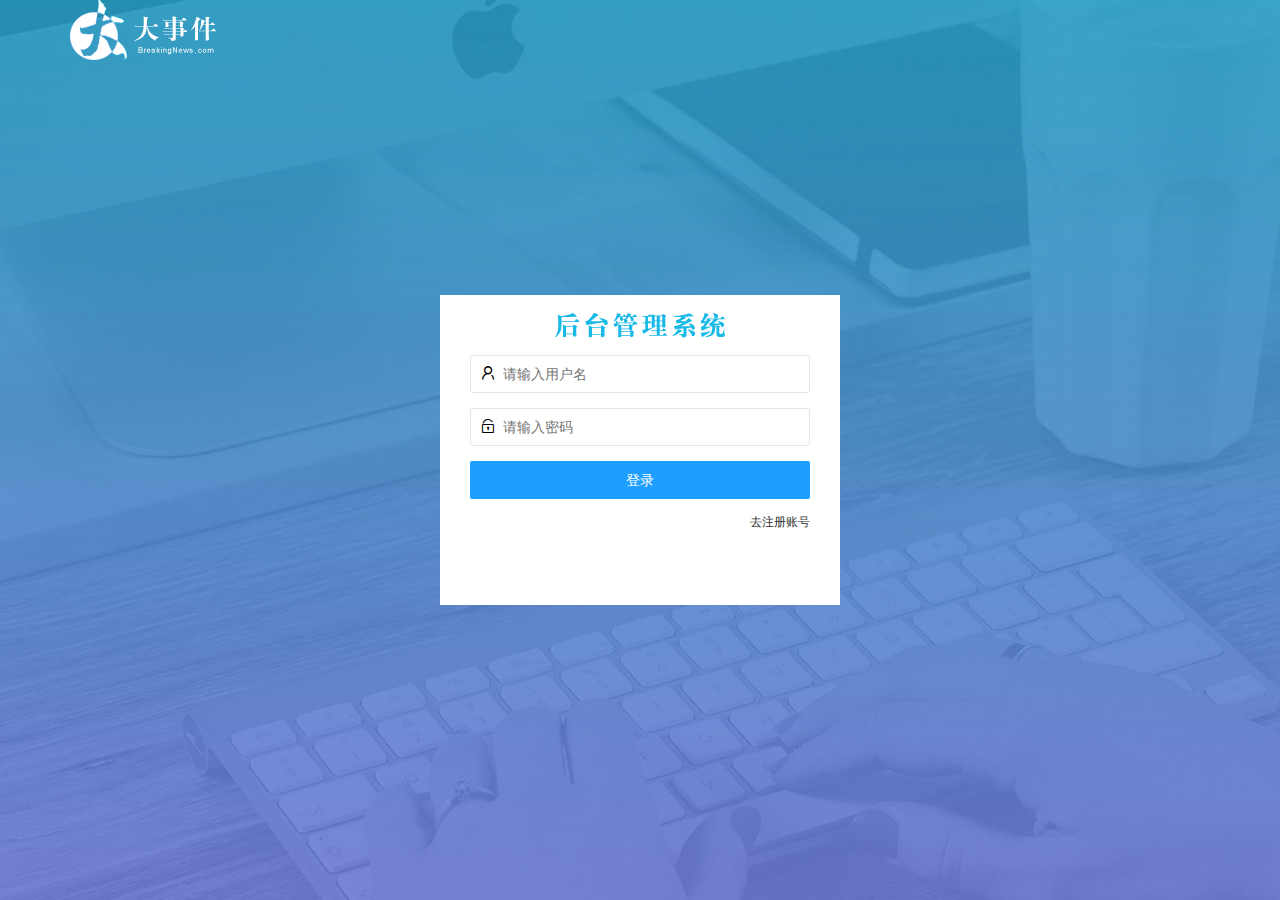
<file: login.html>
<!DOCTYPE html>
<html lang="en">
  <head>
    <meta charset="UTF-8" />
    <meta name="viewport" content="width=device-width, initial-scale=1.0" />
    <title>大事件-登录/注册</title>
    <!-- 导入 LayUI 的样式 -->
    <link rel="stylesheet" href="/assets/lib/layui/css/layui.css" />
    <!-- 导入自己的样式表 -->
    <link rel="stylesheet" href="/assets/css/login.css" />
  </head>
  <body>
    <!-- 头部的 Logo 区域 -->
    <div class="layui-main">
      <img src="/assets/images/logo.png" alt="" />
    </div>

    <!-- 登录注册区域 -->
    <div class="loginAndRegBox">
      <div class="title-box"></div>
      <!-- 登录的div -->
      <div class="login-box">
        <!-- 登录的表单 -->
        <form class="layui-form" id="form_login">
          <!-- 用户名 -->
          <div class="layui-form-item">
            <i class="layui-icon layui-icon-username"></i>
            <input type="text" name="username" required lay-verify="required" placeholder="请输入用户名" autocomplete="off" class="layui-input" />
          </div>
          <!-- 密码 -->
          <div class="layui-form-item">
            <i class="layui-icon layui-icon-password"></i>
            <input type="password" name="password" required lay-verify="required|pwd" placeholder="请输入密码" autocomplete="off" class="layui-input" />
          </div>
          <!-- 登录按钮 -->
          <div class="layui-form-item">
            <!-- 注意：表单提交按钮和普通按钮的区别，就是 lay-submit 属性 -->
            <button class="layui-btn layui-btn-fluid layui-btn-normal" lay-submit>登录</button>
          </div>
          <div class="layui-form-item links">
            <a href="javascript:;" id="link_reg">去注册账号</a>
          </div>
        </form>
      </div>
      <!-- 注册的div -->
      <div class="reg-box">
        <!-- 注册的表单 -->
        <form class="layui-form" id="form_reg">
          <!-- 用户名 -->
          <div class="layui-form-item">
            <i class="layui-icon layui-icon-username"></i>
            <input type="text" name="username" required lay-verify="required" placeholder="请输入用户名" autocomplete="off" class="layui-input" />
          </div>
          <!-- 密码 -->
          <div class="layui-form-item">
            <i class="layui-icon layui-icon-password"></i>
            <input type="password" name="password" required lay-verify="required|pwd" placeholder="请输入密码" autocomplete="off" class="layui-input" />
          </div>
          <!-- 密码确认框 -->
          <div class="layui-form-item">
            <i class="layui-icon layui-icon-password"></i>
            <input type="password" name="repassword" required lay-verify="required|pwd|repwd" placeholder="再次确认密码" autocomplete="off" class="layui-input" />
          </div>
          <!-- 注册按钮 -->
          <div class="layui-form-item">
            <!-- 注意：表单提交按钮和普通按钮的区别，就是 lay-submit 属性 -->
            <button class="layui-btn layui-btn-fluid layui-btn-normal" lay-submit>注册</button>
          </div>
          <div class="layui-form-item links">
            <a href="javascript:;" id="link_login">去登录</a>
          </div>
        </form>
      </div>
    </div>

    <!-- 导入 Layui 的JS文件 -->
    <script src="/assets/lib/layui/layui.all.js"></script>
    <!-- 导入 JQuery -->
    <script src="/assets/lib/jquery.js"></script>
    <!-- 导入自己封装的 baseAPI.js -->
    <script src="/assets/js/baseAPI.js"></script>
    <!-- 导入自己的 JavaScript 脚本 -->
    <script src="/assets/js/login.js"></script>
  </body>
</html>
</file>
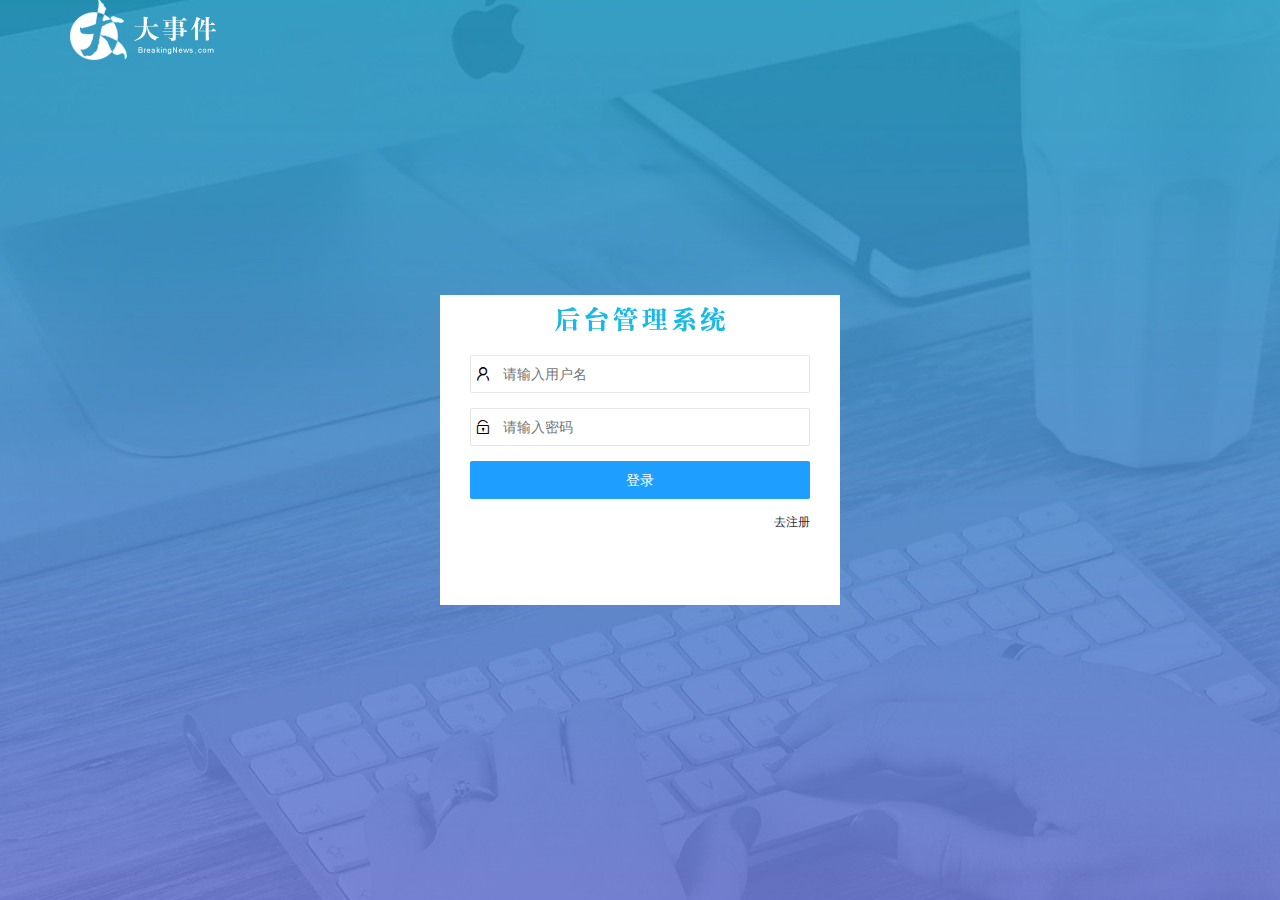
<file: login01.html>
<!DOCTYPE html>
<html lang="en">
<head>
    <meta charset="UTF-8">
    <title>大事件登录注册</title>
</head>
<link rel="stylesheet" href="assets/css/login01.css">
<link rel="stylesheet" href="assets/lib/layui/css/layui.css">
<body>
    <!-- logo区域 -->
<div class="layui-main">
    <img src="assets/images/logo.png">
</div>
<!-- 登录注册区域 -->
<div class="loginpanel">
<div class="title-box">
    <img src="assets/images/login_title.png" alt="">
</div>
<!-- 登录的div -->
<div class="login-box">
    <!-- 登录的表单 -->
    <form class="layui-form" id="form_login">
        <div class="layui-form-item">
            <i class="layui-icon layui-icon-username"></i>   
            <input type="text" name="username" required  lay-verify="required" placeholder="请输入用户名" autocomplete="off" class="layui-input">
          
        </div>
        <div class="layui-form-item">
            <i class="layui-icon layui-icon-password"></i>   
            <input type="password" name="password" required  lay-verify="required|mydefined" placeholder="请输入密码" autocomplete="off" class="layui-input">
          
        </div>
    
    <!-- 登录按钮 -->
    <div class="layui-form-item ">
        <button class="layui-btn layui-btn-fluid  layui-btn-normal" lay-submit lay-filter="formDemo">登录</button>
</div>

<div class="layui-form-item links">
    <a href="javascript:;" id="link_reg">去注册</a>
</div>
</form>
</div>



<!-- 注册的<div> -->
    <div class="reg-box">
 <!-- 注册的表单 -->
 <form class="layui-form" id="form_reg">
    <div class="layui-form-item">
        <i class="layui-icon layui-icon-username"></i>   
        <input type="text" name="username" required  lay-verify="required" placeholder="请输入用户名" autocomplete="off" class="layui-input">
      
    </div>
    <div class="layui-form-item">
        <i class="layui-icon layui-icon-password"></i>   
        <input type="password" name="password" required  lay-verify="required|mydefined" placeholder="请输入密码" autocomplete="off" class="layui-input">
      
    </div>
    <div class="layui-form-item">
        <i class="layui-icon layui-icon-password"></i>   
        <input type="password" name="repassword" required  lay-verify="required|mydefined|remydefined" placeholder="请再次输入密码" autocomplete="off" class="layui-input">
      
    </div>
<!-- 注册按钮 -->
<div class="layui-form-item ">
    <button class="layui-btn layui-btn-fluid  layui-btn-normal" lay-submit lay-filter="formDemo">注册</button>
</div>


<div class="layui-form-item links">
        <a href="javascript:;" id="link_login">去登录</a>
    </div>
    </div>
</div>
<script src="assets/lib/jquery.js"></script>
<script src="assets/lib/layui/layui.all.js"></script>
<script src="assets/js/baseAPI01.js"></script>
<script src="assets/js/login01.js"></script>
</body>
</html>
</file>
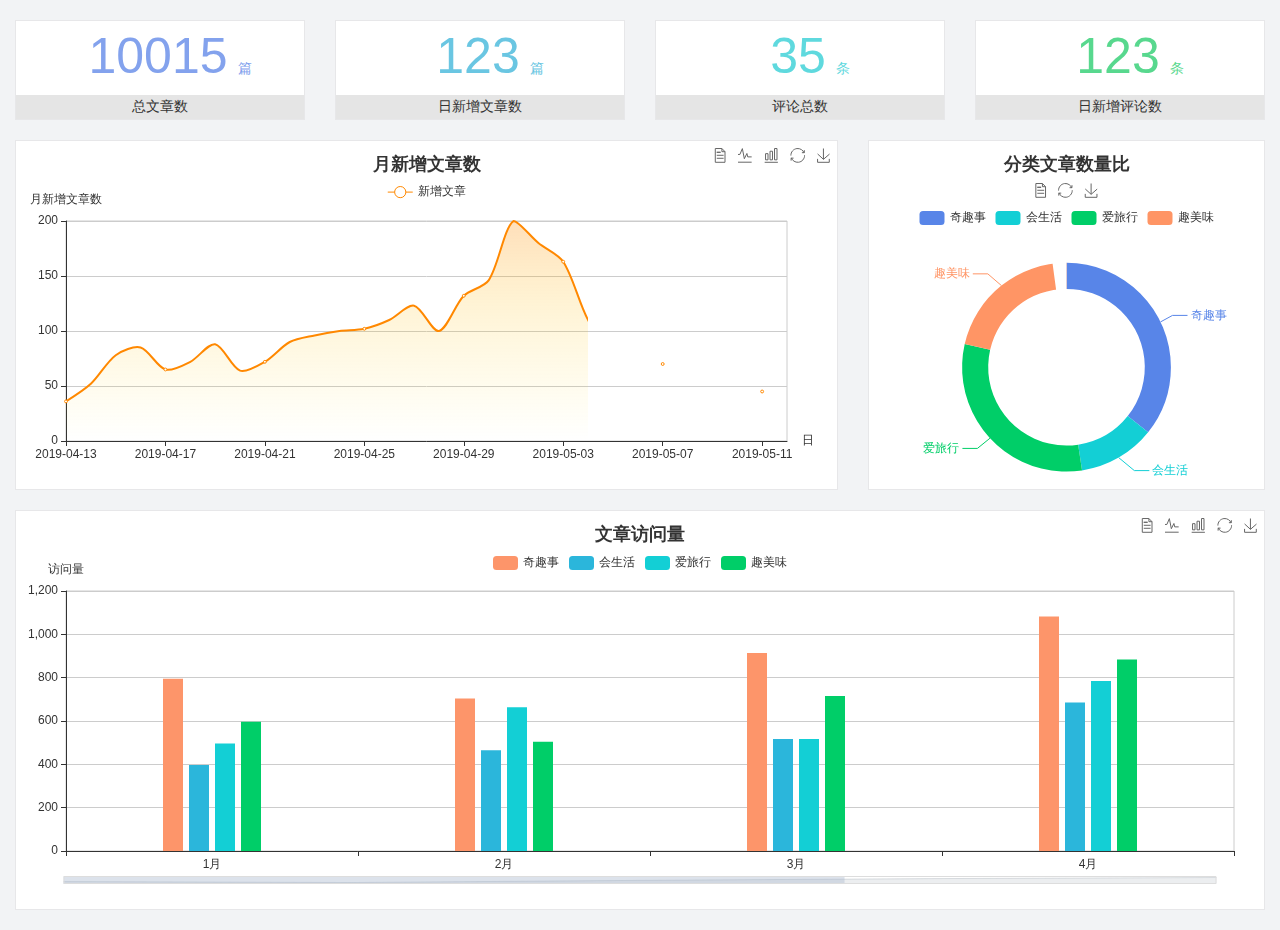
<file: home/dashboard.html>
<!DOCTYPE html>
<html lang="en">

<head>
  <meta charset="UTF-8">
  <meta name="viewport" content="width=device-width, initial-scale=1.0">
  <meta http-equiv="X-UA-Compatible" content="ie=edge">
  <title>图表统计</title>
  <link rel="stylesheet" href="../assets/lib/bootstrap.css" />
  <link rel="stylesheet" href="../assets/lib/main.css" />
  <script src="../assets/lib/jquery.js"></script>
  <script type="text/javascript" src="../assets/lib/echarts.min.js"></script>
</head>

<body>
  <div class="container-fluid">
    <div class="row spannel_list">
      <div class="col-sm-3 col-xs-6">
        <div class="spannel">
          <em>10015</em><span>篇</span>
          <b>总文章数</b>
        </div>
      </div>
      <div class="col-sm-3 col-xs-6">
        <div class="spannel scolor01">
          <em>123</em><span>篇</span>
          <b>日新增文章数</b>
        </div>
      </div>
      <div class="col-sm-3 col-xs-6">
        <div class="spannel scolor02">
          <em>35</em><span>条</span>
          <b>评论总数</b>
        </div>
      </div>
      <div class="col-sm-3 col-xs-6">
        <div class="spannel scolor03">
          <em>123</em><span>条</span>
          <b>日新增评论数</b>
        </div>
      </div>
    </div>
  </div>

  <div class="container-fluid">
    <div class="row curve-pie">
      <div class="col-lg-8 col-md-8">
        <div class="gragh_pannel" id="curve_show"></div>
      </div>
      <div class="col-lg-4 col-md-4">
        <div class="gragh_pannel" id="pie_show"></div>
      </div>
    </div>
  </div>

  <div class="container-fluid">
    <div class="column_pannel" id="column_show"></div>
  </div>

  <script>
    var oChart = echarts.init(document.getElementById('curve_show'));
    var aList_all = [
      { 'count': 36, 'date': '2019-04-13' },
      { 'count': 52, 'date': '2019-04-14' },
      { 'count': 78, 'date': '2019-04-15' },
      { 'count': 85, 'date': '2019-04-16' },
      { 'count': 65, 'date': '2019-04-17' },
      { 'count': 72, 'date': '2019-04-18' },
      { 'count': 88, 'date': '2019-04-19' },
      { 'count': 64, 'date': '2019-04-20' },
      { 'count': 72, 'date': '2019-04-21' },
      { 'count': 90, 'date': '2019-04-22' },
      { 'count': 96, 'date': '2019-04-23' },
      { 'count': 100, 'date': '2019-04-24' },
      { 'count': 102, 'date': '2019-04-25' },
      { 'count': 110, 'date': '2019-04-26' },
      { 'count': 123, 'date': '2019-04-27' },
      { 'count': 100, 'date': '2019-04-28' },
      { 'count': 132, 'date': '2019-04-29' },
      { 'count': 146, 'date': '2019-04-30' },
      { 'count': 200, 'date': '2019-05-01' },
      { 'count': 180, 'date': '2019-05-02' },
      { 'count': 163, 'date': '2019-05-03' },
      { 'count': 110, 'date': '2019-05-04' },
      { 'count': 80, 'date': '2019-05-05' },
      { 'count': 82, 'date': '2019-05-06' },
      { 'count': 70, 'date': '2019-05-07' },
      { 'count': 65, 'date': '2019-05-08' },
      { 'count': 54, 'date': '2019-05-09' },
      { 'count': 40, 'date': '2019-05-10' },
      { 'count': 45, 'date': '2019-05-11' },
      { 'count': 38, 'date': '2019-05-12' },
    ];

    let aCount = [];
    let aDate = [];

    for (var i = 0; i < aList_all.length; i++) {
      aCount.push(aList_all[i].count);
      aDate.push(aList_all[i].date);
    }

    var chartopt = {
      title: {
        text: '月新增文章数',
        left: 'center',
        top: '10'
      },
      tooltip: {
        trigger: 'axis'
      },
      legend: {
        data: ['新增文章'],
        top: '40'
      },
      toolbox: {
        show: true,
        feature: {
          mark: { show: true },
          dataView: { show: true, readOnly: false },
          magicType: { show: true, type: ['line', 'bar'] },
          restore: { show: true },
          saveAsImage: { show: true }
        }
      },
      calculable: true,
      xAxis: [
        {
          name: '日',
          type: 'category',
          boundaryGap: false,
          data: aDate
        }
      ],
      yAxis: [
        {
          name: '月新增文章数',
          type: 'value'
        }
      ],
      series: [
        {
          name: '新增文章',
          type: 'line',
          smooth: true,
          itemStyle: { normal: { areaStyle: { type: 'default' }, color: '#f80' }, lineStyle: { color: '#f80' } },
          data: aCount
        }],
      areaStyle: {
        normal: {
          color: new echarts.graphic.LinearGradient(0, 0, 0, 1, [{
            offset: 0,
            color: 'rgba(255,136,0,0.39)'
          }, {
            offset: .34,
            color: 'rgba(255,180,0,0.25)'
          }, {
            offset: 1,
            color: 'rgba(255,222,0,0.00)'
          }])

        }
      },
      grid: {
        show: true,
        x: 50,
        x2: 50,
        y: 80,
        height: 220
      }
    };

    oChart.setOption(chartopt);


    var oPie = echarts.init(document.getElementById('pie_show'));
    var oPieopt =
    {
      title: {
        top: 10,
        text: '分类文章数量比',
        x: 'center'
      },
      tooltip: {
        trigger: 'item',
        formatter: "{a} <br/>{b} : {c} ({d}%)"
      },
      color: ['#5885e8', '#13cfd5', '#00ce68', '#ff9565'],
      legend: {
        x: 'center',
        top: 65,
        data: ['奇趣事', '会生活', '爱旅行', '趣美味']
      },
      toolbox: {
        show: true,
        x: 'center',
        top: 35,
        feature: {
          mark: { show: true },
          dataView: { show: true, readOnly: false },
          magicType: {
            show: true,
            type: ['pie', 'funnel'],
            option: {
              funnel: {
                x: '25%',
                width: '50%',
                funnelAlign: 'left',
                max: 1548
              }
            }
          },
          restore: { show: true },
          saveAsImage: { show: true }
        }
      },
      calculable: true,
      series: [
        {
          name: '访问来源',
          type: 'pie',
          radius: ['45%', '60%'],
          center: ['50%', '65%'],
          data: [
            { value: 300, name: '奇趣事' },
            { value: 100, name: '会生活' },
            { value: 260, name: '爱旅行' },
            { value: 180, name: '趣美味' }
          ]
        }
      ]
    };
    oPie.setOption(oPieopt);



    var oColumn = this.echarts.init(document.getElementById('column_show'));
    var oColumnopt =
    {
      title: {
        text: '文章访问量',
        left: 'center',
        top: '10'
      },
      tooltip: {
        trigger: 'axis'
      },
      legend: {
        data: ['奇趣事', '会生活', '爱旅行', '趣美味'],
        top: '40'
      },
      toolbox: {
        show: true,
        feature: {
          mark: { show: true },
          dataView: { show: true, readOnly: false },
          magicType: { show: true, type: ['line', 'bar'] },
          restore: { show: true },
          saveAsImage: { show: true }
        }
      },
      calculable: true,
      xAxis: [
        {
          type: 'category',
          data: ['1月', '2月', '3月', '4月', '5月']
        }
      ],
      yAxis: [
        {
          name: '访问量',
          type: 'value'
        }
      ],
      series: [
        {
          name: '奇趣事',
          type: 'bar',
          barWidth: 20,
          itemStyle: {
            normal: { areaStyle: { type: 'default' }, color: '#fd956a' }
          },
          data: [800, 708, 920, 1090, 1200]
        },
        {
          name: '会生活',
          type: 'bar',
          barWidth: 20,
          itemStyle: {
            normal: { areaStyle: { type: 'default' }, color: '#2bb6db' }
          },
          data: [400, 468, 520, 690, 800]
        },
        {
          name: '爱旅行',
          type: 'bar',
          barWidth: 20,
          itemStyle: {
            normal: { areaStyle: { type: 'default' }, color: '#13cfd5' }
          },
          data: [500, 668, 520, 790, 900]
        },
        {
          name: '趣美味',
          type: 'bar',
          barWidth: 20,
          itemStyle: {
            normal: { areaStyle: { type: 'default' }, color: '#00ce68' }
          },
          data: [600, 508, 720, 890, 1000]
        }
      ],
      grid: {
        show: true,
        x: 50,
        x2: 30,
        y: 80,
        height: 260
      },
      dataZoom: [//给x轴设置滚动条
        {
          start: 0,//默认为0
          end: 100 - 1000 / 31,//默认为100
          type: 'slider',
          show: true,
          xAxisIndex: [0],
          handleSize: 0,//滑动条的 左右2个滑动条的大小
          height: 8,//组件高度
          left: 45, //左边的距离
          right: 50,//右边的距离
          bottom: 26,//右边的距离
          handleColor: '#ddd',//h滑动图标的颜色
          handleStyle: {
            borderColor: "#cacaca",
            borderWidth: "1",
            shadowBlur: 2,
            background: "#ddd",
            shadowColor: "#ddd",
          }
        }]
    };
    oColumn.setOption(oColumnopt);
  </script>
</body>

</html>
</file>
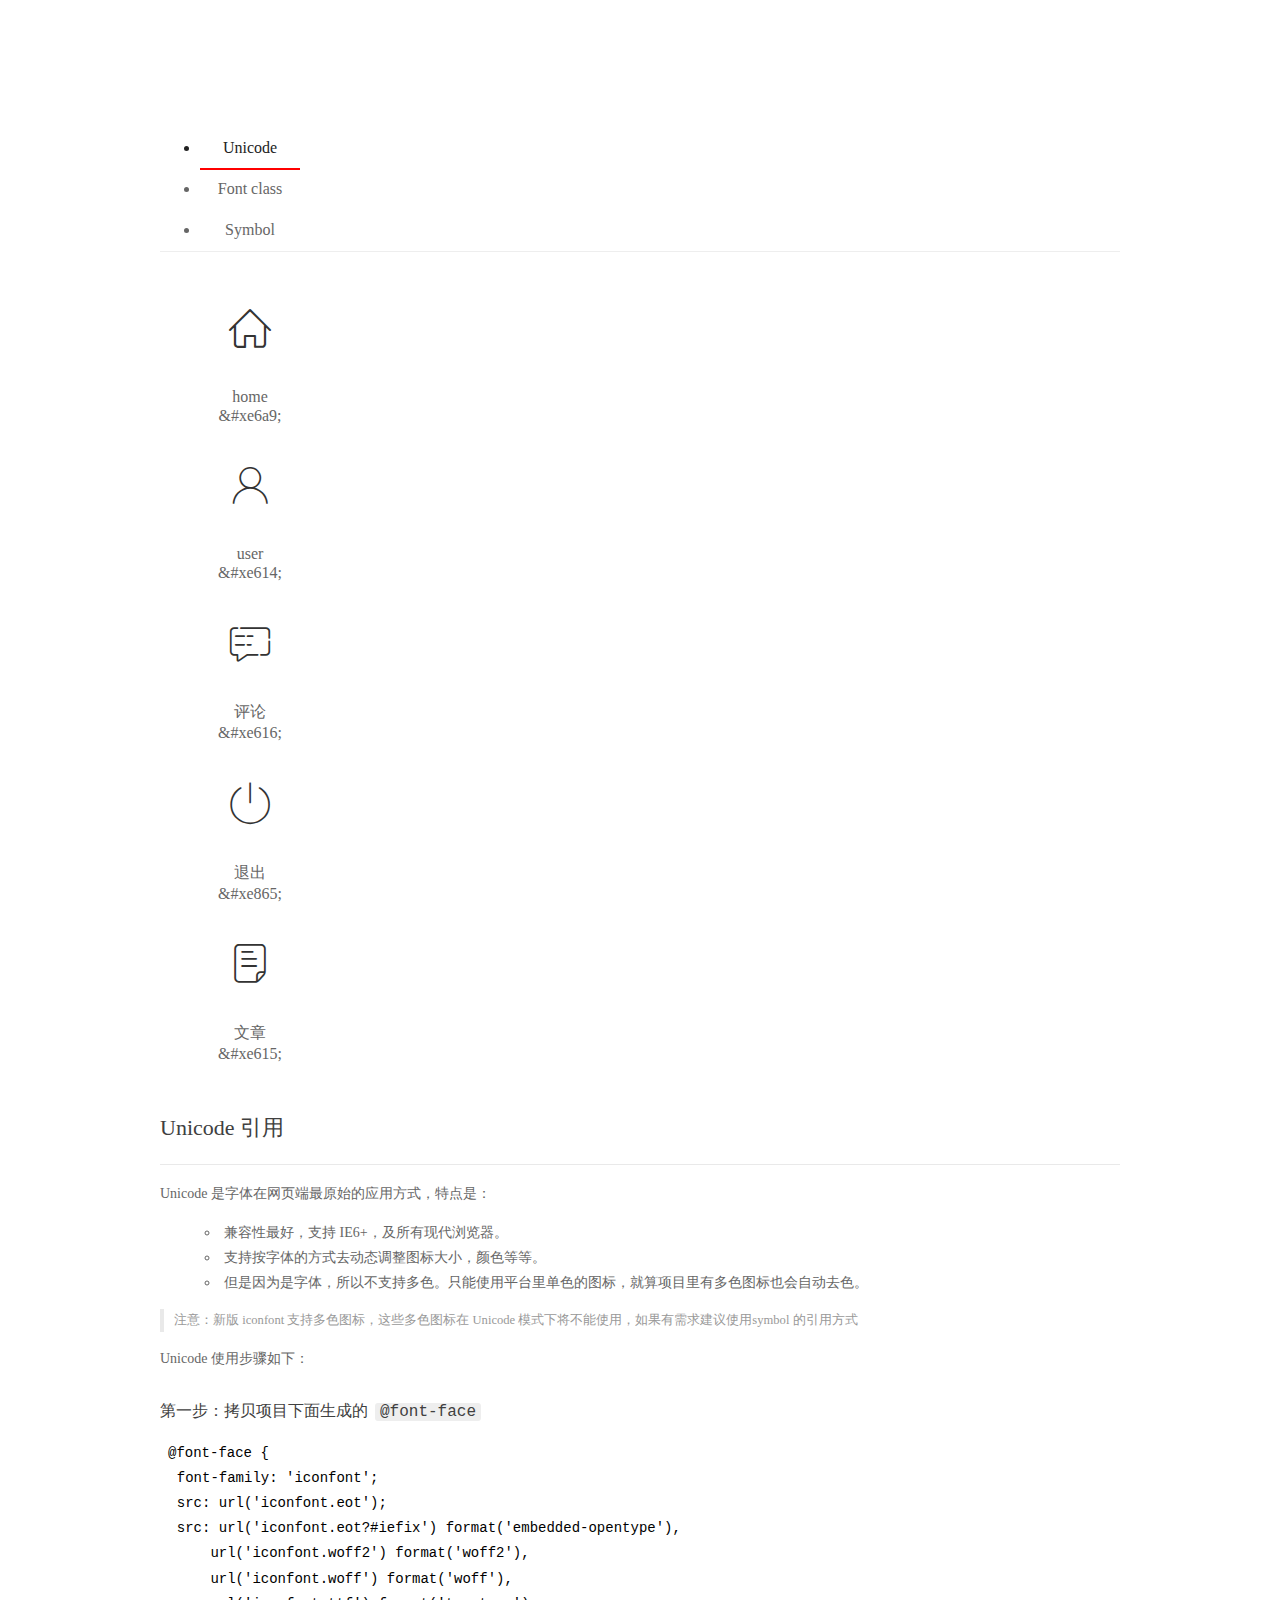
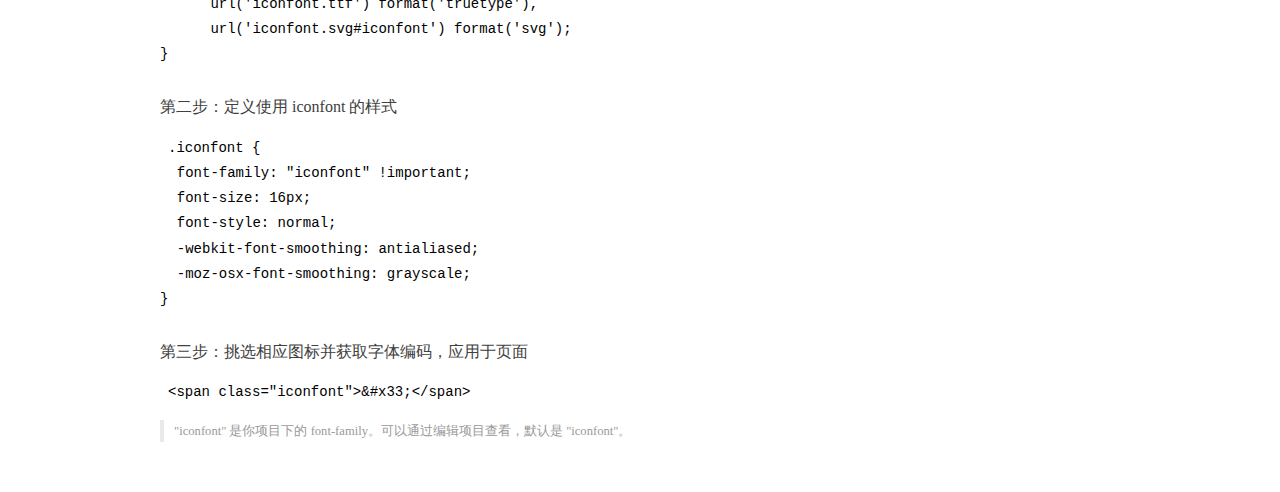
<file: assets/fonts/demo_index.html>
<!DOCTYPE html>
<html>
<head>
  <meta charset="utf-8"/>
  <title>IconFont Demo</title>
  <link rel="shortcut icon" href="https://gtms04.alicdn.com/tps/i4/TB1_oz6GVXXXXaFXpXXJDFnIXXX-64-64.ico" type="image/x-icon"/>
  <link rel="stylesheet" href="https://g.alicdn.com/thx/cube/1.3.2/cube.min.css">
  <link rel="stylesheet" href="demo.css">
  <link rel="stylesheet" href="iconfont.css">
  <script src="iconfont.js"></script>
  <!-- jQuery -->
  <script src="https://a1.alicdn.com/oss/uploads/2018/12/26/7bfddb60-08e8-11e9-9b04-53e73bb6408b.js"></script>
  <!-- 代码高亮 -->
  <script src="https://a1.alicdn.com/oss/uploads/2018/12/26/a3f714d0-08e6-11e9-8a15-ebf944d7534c.js"></script>
</head>
<body>
  <div class="main">
    <h1 class="logo"><a href="https://www.iconfont.cn/" title="iconfont 首页" target="_blank">&#xe86b;</a></h1>
    <div class="nav-tabs">
      <ul id="tabs" class="dib-box">
        <li class="dib active"><span>Unicode</span></li>
        <li class="dib"><span>Font class</span></li>
        <li class="dib"><span>Symbol</span></li>
      </ul>
      
    </div>
    <div class="tab-container">
      <div class="content unicode" style="display: block;">
          <ul class="icon_lists dib-box">
          
            <li class="dib">
              <span class="icon iconfont">&#xe6a9;</span>
                <div class="name">home</div>
                <div class="code-name">&amp;#xe6a9;</div>
              </li>
          
            <li class="dib">
              <span class="icon iconfont">&#xe614;</span>
                <div class="name">user</div>
                <div class="code-name">&amp;#xe614;</div>
              </li>
          
            <li class="dib">
              <span class="icon iconfont">&#xe616;</span>
                <div class="name">评论</div>
                <div class="code-name">&amp;#xe616;</div>
              </li>
          
            <li class="dib">
              <span class="icon iconfont">&#xe865;</span>
                <div class="name">退出</div>
                <div class="code-name">&amp;#xe865;</div>
              </li>
          
            <li class="dib">
              <span class="icon iconfont">&#xe615;</span>
                <div class="name">文章</div>
                <div class="code-name">&amp;#xe615;</div>
              </li>
          
          </ul>
          <div class="article markdown">
          <h2 id="unicode-">Unicode 引用</h2>
          <hr>

          <p>Unicode 是字体在网页端最原始的应用方式，特点是：</p>
          <ul>
            <li>兼容性最好，支持 IE6+，及所有现代浏览器。</li>
            <li>支持按字体的方式去动态调整图标大小，颜色等等。</li>
            <li>但是因为是字体，所以不支持多色。只能使用平台里单色的图标，就算项目里有多色图标也会自动去色。</li>
          </ul>
          <blockquote>
            <p>注意：新版 iconfont 支持多色图标，这些多色图标在 Unicode 模式下将不能使用，如果有需求建议使用symbol 的引用方式</p>
          </blockquote>
          <p>Unicode 使用步骤如下：</p>
          <h3 id="-font-face">第一步：拷贝项目下面生成的 <code>@font-face</code></h3>
<pre><code class="language-css"
>@font-face {
  font-family: 'iconfont';
  src: url('iconfont.eot');
  src: url('iconfont.eot?#iefix') format('embedded-opentype'),
      url('iconfont.woff2') format('woff2'),
      url('iconfont.woff') format('woff'),
      url('iconfont.ttf') format('truetype'),
      url('iconfont.svg#iconfont') format('svg');
}
</code></pre>
          <h3 id="-iconfont-">第二步：定义使用 iconfont 的样式</h3>
<pre><code class="language-css"
>.iconfont {
  font-family: "iconfont" !important;
  font-size: 16px;
  font-style: normal;
  -webkit-font-smoothing: antialiased;
  -moz-osx-font-smoothing: grayscale;
}
</code></pre>
          <h3 id="-">第三步：挑选相应图标并获取字体编码，应用于页面</h3>
<pre>
<code class="language-html"
>&lt;span class="iconfont"&gt;&amp;#x33;&lt;/span&gt;
</code></pre>
          <blockquote>
            <p>"iconfont" 是你项目下的 font-family。可以通过编辑项目查看，默认是 "iconfont"。</p>
          </blockquote>
          </div>
      </div>
      <div class="content font-class">
        <ul class="icon_lists dib-box">
          
          <li class="dib">
            <span class="icon iconfont icon-home"></span>
            <div class="name">
              home
            </div>
            <div class="code-name">.icon-home
            </div>
          </li>
          
          <li class="dib">
            <span class="icon iconfont icon-user"></span>
            <div class="name">
              user
            </div>
            <div class="code-name">.icon-user
            </div>
          </li>
          
          <li class="dib">
            <span class="icon iconfont icon-pinglun"></span>
            <div class="name">
              评论
            </div>
            <div class="code-name">.icon-pinglun
            </div>
          </li>
          
          <li class="dib">
            <span class="icon iconfont icon-tuichu"></span>
            <div class="name">
              退出
            </div>
            <div class="code-name">.icon-tuichu
            </div>
          </li>
          
          <li class="dib">
            <span class="icon iconfont icon-16"></span>
            <div class="name">
              文章
            </div>
            <div class="code-name">.icon-16
            </div>
          </li>
          
        </ul>
        <div class="article markdown">
        <h2 id="font-class-">font-class 引用</h2>
        <hr>

        <p>font-class 是 Unicode 使用方式的一种变种，主要是解决 Unicode 书写不直观，语意不明确的问题。</p>
        <p>与 Unicode 使用方式相比，具有如下特点：</p>
        <ul>
          <li>兼容性良好，支持 IE8+，及所有现代浏览器。</li>
          <li>相比于 Unicode 语意明确，书写更直观。可以很容易分辨这个 icon 是什么。</li>
          <li>因为使用 class 来定义图标，所以当要替换图标时，只需要修改 class 里面的 Unicode 引用。</li>
          <li>不过因为本质上还是使用的字体，所以多色图标还是不支持的。</li>
        </ul>
        <p>使用步骤如下：</p>
        <h3 id="-fontclass-">第一步：引入项目下面生成的 fontclass 代码：</h3>
<pre><code class="language-html">&lt;link rel="stylesheet" href="./iconfont.css"&gt;
</code></pre>
        <h3 id="-">第二步：挑选相应图标并获取类名，应用于页面：</h3>
<pre><code class="language-html">&lt;span class="iconfont icon-xxx"&gt;&lt;/span&gt;
</code></pre>
        <blockquote>
          <p>"
            iconfont" 是你项目下的 font-family。可以通过编辑项目查看，默认是 "iconfont"。</p>
        </blockquote>
      </div>
      </div>
      <div class="content symbol">
          <ul class="icon_lists dib-box">
          
            <li class="dib">
                <svg class="icon svg-icon" aria-hidden="true">
                  <use xlink:href="#icon-home"></use>
                </svg>
                <div class="name">home</div>
                <div class="code-name">#icon-home</div>
            </li>
          
            <li class="dib">
                <svg class="icon svg-icon" aria-hidden="true">
                  <use xlink:href="#icon-user"></use>
                </svg>
                <div class="name">user</div>
                <div class="code-name">#icon-user</div>
            </li>
          
            <li class="dib">
                <svg class="icon svg-icon" aria-hidden="true">
                  <use xlink:href="#icon-pinglun"></use>
                </svg>
                <div class="name">评论</div>
                <div class="code-name">#icon-pinglun</div>
            </li>
          
            <li class="dib">
                <svg class="icon svg-icon" aria-hidden="true">
                  <use xlink:href="#icon-tuichu"></use>
                </svg>
                <div class="name">退出</div>
                <div class="code-name">#icon-tuichu</div>
            </li>
          
            <li class="dib">
                <svg class="icon svg-icon" aria-hidden="true">
                  <use xlink:href="#icon-16"></use>
                </svg>
                <div class="name">文章</div>
                <div class="code-name">#icon-16</div>
            </li>
          
          </ul>
          <div class="article markdown">
          <h2 id="symbol-">Symbol 引用</h2>
          <hr>

          <p>这是一种全新的使用方式，应该说这才是未来的主流，也是平台目前推荐的用法。相关介绍可以参考这篇<a href="">文章</a>
            这种用法其实是做了一个 SVG 的集合，与另外两种相比具有如下特点：</p>
          <ul>
            <li>支持多色图标了，不再受单色限制。</li>
            <li>通过一些技巧，支持像字体那样，通过 <code>font-size</code>, <code>color</code> 来调整样式。</li>
            <li>兼容性较差，支持 IE9+，及现代浏览器。</li>
            <li>浏览器渲染 SVG 的性能一般，还不如 png。</li>
          </ul>
          <p>使用步骤如下：</p>
          <h3 id="-symbol-">第一步：引入项目下面生成的 symbol 代码：</h3>
<pre><code class="language-html">&lt;script src="./iconfont.js"&gt;&lt;/script&gt;
</code></pre>
          <h3 id="-css-">第二步：加入通用 CSS 代码（引入一次就行）：</h3>
<pre><code class="language-html">&lt;style&gt;
.icon {
  width: 1em;
  height: 1em;
  vertical-align: -0.15em;
  fill: currentColor;
  overflow: hidden;
}
&lt;/style&gt;
</code></pre>
          <h3 id="-">第三步：挑选相应图标并获取类名，应用于页面：</h3>
<pre><code class="language-html">&lt;svg class="icon" aria-hidden="true"&gt;
  &lt;use xlink:href="#icon-xxx"&gt;&lt;/use&gt;
&lt;/svg&gt;
</code></pre>
          </div>
      </div>

    </div>
  </div>
  <script>
  $(document).ready(function () {
      $('.tab-container .content:first').show()

      $('#tabs li').click(function (e) {
        var tabContent = $('.tab-container .content')
        var index = $(this).index()

        if ($(this).hasClass('active')) {
          return
        } else {
          $('#tabs li').removeClass('active')
          $(this).addClass('active')

          tabContent.hide().eq(index).fadeIn()
        }
      })
    })
  </script>
</body>
</html>
</file>
<file: assets/lib/layui/css/layui.css>
/** layui-v2.5.5 MIT License By https://www.layui.com */
 .layui-inline,img{display:inline-block;vertical-align:middle}h1,h2,h3,h4,h5,h6{font-weight:400}.layui-edge,.layui-header,.layui-inline,.layui-main{position:relative}.layui-body,.layui-edge,.layui-elip{overflow:hidden}.layui-btn,.layui-edge,.layui-inline,img{vertical-align:middle}.layui-btn,.layui-disabled,.layui-icon,.layui-unselect{-moz-user-select:none;-webkit-user-select:none;-ms-user-select:none}.layui-elip,.layui-form-checkbox span,.layui-form-pane .layui-form-label{text-overflow:ellipsis;white-space:nowrap}.layui-breadcrumb,.layui-tree-btnGroup{visibility:hidden}blockquote,body,button,dd,div,dl,dt,form,h1,h2,h3,h4,h5,h6,input,li,ol,p,pre,td,textarea,th,ul{margin:0;padding:0;-webkit-tap-highlight-color:rgba(0,0,0,0)}a:active,a:hover{outline:0}img{border:none}li{list-style:none}table{border-collapse:collapse;border-spacing:0}h4,h5,h6{font-size:100%}button,input,optgroup,option,select,textarea{font-family:inherit;font-size:inherit;font-style:inherit;font-weight:inherit;outline:0}pre{white-space:pre-wrap;white-space:-moz-pre-wrap;white-space:-pre-wrap;white-space:-o-pre-wrap;word-wrap:break-word}body{line-height:24px;font:14px Helvetica Neue,Helvetica,PingFang SC,Tahoma,Arial,sans-serif}hr{height:1px;margin:10px 0;border:0;clear:both}a{color:#333;text-decoration:none}a:hover{color:#777}a cite{font-style:normal;*cursor:pointer}.layui-border-box,.layui-border-box *{box-sizing:border-box}.layui-box,.layui-box *{box-sizing:content-box}.layui-clear{clear:both;*zoom:1}.layui-clear:after{content:'\20';clear:both;*zoom:1;display:block;height:0}.layui-inline{*display:inline;*zoom:1}.layui-edge{display:inline-block;width:0;height:0;border-width:6px;border-style:dashed;border-color:transparent}.layui-edge-top{top:-4px;border-bottom-color:#999;border-bottom-style:solid}.layui-edge-right{border-left-color:#999;border-left-style:solid}.layui-edge-bottom{top:2px;border-top-color:#999;border-top-style:solid}.layui-edge-left{border-right-color:#999;border-right-style:solid}.layui-disabled,.layui-disabled:hover{color:#d2d2d2!important;cursor:not-allowed!important}.layui-circle{border-radius:100%}.layui-show{display:block!important}.layui-hide{display:none!important}@font-face{font-family:layui-icon;src:url(../font/iconfont.eot?v=250);src:url(../font/iconfont.eot?v=250#iefix) format('embedded-opentype'),url(../font/iconfont.woff2?v=250) format('woff2'),url(../font/iconfont.woff?v=250) format('woff'),url(../font/iconfont.ttf?v=250) format('truetype'),url(../font/iconfont.svg?v=250#layui-icon) format('svg')}.layui-icon{font-family:layui-icon!important;font-size:16px;font-style:normal;-webkit-font-smoothing:antialiased;-moz-osx-font-smoothing:grayscale}.layui-icon-reply-fill:before{content:"\e611"}.layui-icon-set-fill:before{content:"\e614"}.layui-icon-menu-fill:before{content:"\e60f"}.layui-icon-search:before{content:"\e615"}.layui-icon-share:before{content:"\e641"}.layui-icon-set-sm:before{content:"\e620"}.layui-icon-engine:before{content:"\e628"}.layui-icon-close:before{content:"\1006"}.layui-icon-close-fill:before{content:"\1007"}.layui-icon-chart-screen:before{content:"\e629"}.layui-icon-star:before{content:"\e600"}.layui-icon-circle-dot:before{content:"\e617"}.layui-icon-chat:before{content:"\e606"}.layui-icon-release:before{content:"\e609"}.layui-icon-list:before{content:"\e60a"}.layui-icon-chart:before{content:"\e62c"}.layui-icon-ok-circle:before{content:"\1005"}.layui-icon-layim-theme:before{content:"\e61b"}.layui-icon-table:before{content:"\e62d"}.layui-icon-right:before{content:"\e602"}.layui-icon-left:before{content:"\e603"}.layui-icon-cart-simple:before{content:"\e698"}.layui-icon-face-cry:before{content:"\e69c"}.layui-icon-face-smile:before{content:"\e6af"}.layui-icon-survey:before{content:"\e6b2"}.layui-icon-tree:before{content:"\e62e"}.layui-icon-upload-circle:before{content:"\e62f"}.layui-icon-add-circle:before{content:"\e61f"}.layui-icon-download-circle:before{content:"\e601"}.layui-icon-templeate-1:before{content:"\e630"}.layui-icon-util:before{content:"\e631"}.layui-icon-face-surprised:before{content:"\e664"}.layui-icon-edit:before{content:"\e642"}.layui-icon-speaker:before{content:"\e645"}.layui-icon-down:before{content:"\e61a"}.layui-icon-file:before{content:"\e621"}.layui-icon-layouts:before{content:"\e632"}.layui-icon-rate-half:before{content:"\e6c9"}.layui-icon-add-circle-fine:before{content:"\e608"}.layui-icon-prev-circle:before{content:"\e633"}.layui-icon-read:before{content:"\e705"}.layui-icon-404:before{content:"\e61c"}.layui-icon-carousel:before{content:"\e634"}.layui-icon-help:before{content:"\e607"}.layui-icon-code-circle:before{content:"\e635"}.layui-icon-water:before{content:"\e636"}.layui-icon-username:before{content:"\e66f"}.layui-icon-find-fill:before{content:"\e670"}.layui-icon-about:before{content:"\e60b"}.layui-icon-location:before{content:"\e715"}.layui-icon-up:before{content:"\e619"}.layui-icon-pause:before{content:"\e651"}.layui-icon-date:before{content:"\e637"}.layui-icon-layim-uploadfile:before{content:"\e61d"}.layui-icon-delete:before{content:"\e640"}.layui-icon-play:before{content:"\e652"}.layui-icon-top:before{content:"\e604"}.layui-icon-friends:before{content:"\e612"}.layui-icon-refresh-3:before{content:"\e9aa"}.layui-icon-ok:before{content:"\e605"}.layui-icon-layer:before{content:"\e638"}.layui-icon-face-smile-fine:before{content:"\e60c"}.layui-icon-dollar:before{content:"\e659"}.layui-icon-group:before{content:"\e613"}.layui-icon-layim-download:before{content:"\e61e"}.layui-icon-picture-fine:before{content:"\e60d"}.layui-icon-link:before{content:"\e64c"}.layui-icon-diamond:before{content:"\e735"}.layui-icon-log:before{content:"\e60e"}.layui-icon-rate-solid:before{content:"\e67a"}.layui-icon-fonts-del:before{content:"\e64f"}.layui-icon-unlink:before{content:"\e64d"}.layui-icon-fonts-clear:before{content:"\e639"}.layui-icon-triangle-r:before{content:"\e623"}.layui-icon-circle:before{content:"\e63f"}.layui-icon-radio:before{content:"\e643"}.layui-icon-align-center:before{content:"\e647"}.layui-icon-align-right:before{content:"\e648"}.layui-icon-align-left:before{content:"\e649"}.layui-icon-loading-1:before{content:"\e63e"}.layui-icon-return:before{content:"\e65c"}.layui-icon-fonts-strong:before{content:"\e62b"}.layui-icon-upload:before{content:"\e67c"}.layui-icon-dialogue:before{content:"\e63a"}.layui-icon-video:before{content:"\e6ed"}.layui-icon-headset:before{content:"\e6fc"}.layui-icon-cellphone-fine:before{content:"\e63b"}.layui-icon-add-1:before{content:"\e654"}.layui-icon-face-smile-b:before{content:"\e650"}.layui-icon-fonts-html:before{content:"\e64b"}.layui-icon-form:before{content:"\e63c"}.layui-icon-cart:before{content:"\e657"}.layui-icon-camera-fill:before{content:"\e65d"}.layui-icon-tabs:before{content:"\e62a"}.layui-icon-fonts-code:before{content:"\e64e"}.layui-icon-fire:before{content:"\e756"}.layui-icon-set:before{content:"\e716"}.layui-icon-fonts-u:before{content:"\e646"}.layui-icon-triangle-d:before{content:"\e625"}.layui-icon-tips:before{content:"\e702"}.layui-icon-picture:before{content:"\e64a"}.layui-icon-more-vertical:before{content:"\e671"}.layui-icon-flag:before{content:"\e66c"}.layui-icon-loading:before{content:"\e63d"}.layui-icon-fonts-i:before{content:"\e644"}.layui-icon-refresh-1:before{content:"\e666"}.layui-icon-rmb:before{content:"\e65e"}.layui-icon-home:before{content:"\e68e"}.layui-icon-user:before{content:"\e770"}.layui-icon-notice:before{content:"\e667"}.layui-icon-login-weibo:before{content:"\e675"}.layui-icon-voice:before{content:"\e688"}.layui-icon-upload-drag:before{content:"\e681"}.layui-icon-login-qq:before{content:"\e676"}.layui-icon-snowflake:before{content:"\e6b1"}.layui-icon-file-b:before{content:"\e655"}.layui-icon-template:before{content:"\e663"}.layui-icon-auz:before{content:"\e672"}.layui-icon-console:before{content:"\e665"}.layui-icon-app:before{content:"\e653"}.layui-icon-prev:before{content:"\e65a"}.layui-icon-website:before{content:"\e7ae"}.layui-icon-next:before{content:"\e65b"}.layui-icon-component:before{content:"\e857"}.layui-icon-more:before{content:"\e65f"}.layui-icon-login-wechat:before{content:"\e677"}.layui-icon-shrink-right:before{content:"\e668"}.layui-icon-spread-left:before{content:"\e66b"}.layui-icon-camera:before{content:"\e660"}.layui-icon-note:before{content:"\e66e"}.layui-icon-refresh:before{content:"\e669"}.layui-icon-female:before{content:"\e661"}.layui-icon-male:before{content:"\e662"}.layui-icon-password:before{content:"\e673"}.layui-icon-senior:before{content:"\e674"}.layui-icon-theme:before{content:"\e66a"}.layui-icon-tread:before{content:"\e6c5"}.layui-icon-praise:before{content:"\e6c6"}.layui-icon-star-fill:before{content:"\e658"}.layui-icon-rate:before{content:"\e67b"}.layui-icon-template-1:before{content:"\e656"}.layui-icon-vercode:before{content:"\e679"}.layui-icon-cellphone:before{content:"\e678"}.layui-icon-screen-full:before{content:"\e622"}.layui-icon-screen-restore:before{content:"\e758"}.layui-icon-cols:before{content:"\e610"}.layui-icon-export:before{content:"\e67d"}.layui-icon-print:before{content:"\e66d"}.layui-icon-slider:before{content:"\e714"}.layui-icon-addition:before{content:"\e624"}.layui-icon-subtraction:before{content:"\e67e"}.layui-icon-service:before{content:"\e626"}.layui-icon-transfer:before{content:"\e691"}.layui-main{width:1140px;margin:0 auto}.layui-header{z-index:1000;height:60px}.layui-header a:hover{transition:all .5s;-webkit-transition:all .5s}.layui-side{position:fixed;left:0;top:0;bottom:0;z-index:999;width:200px;overflow-x:hidden}.layui-side-scroll{position:relative;width:220px;height:100%;overflow-x:hidden}.layui-body{position:absolute;left:200px;right:0;top:0;bottom:0;z-index:998;width:auto;overflow-y:auto;box-sizing:border-box}.layui-layout-body{overflow:hidden}.layui-layout-admin .layui-header{background-color:#23262E}.layui-layout-admin .layui-side{top:60px;width:200px;overflow-x:hidden}.layui-layout-admin .layui-body{position:fixed;top:60px;bottom:44px}.layui-layout-admin .layui-main{width:auto;margin:0 15px}.layui-layout-admin .layui-footer{position:fixed;left:200px;right:0;bottom:0;height:44px;line-height:44px;padding:0 15px;background-color:#eee}.layui-layout-admin .layui-logo{position:absolute;left:0;top:0;width:200px;height:100%;line-height:60px;text-align:center;color:#009688;font-size:16px}.layui-layout-admin .layui-header .layui-nav{background:0 0}.layui-layout-left{position:absolute!important;left:200px;top:0}.layui-layout-right{position:absolute!important;right:0;top:0}.layui-container{position:relative;margin:0 auto;padding:0 15px;box-sizing:border-box}.layui-fluid{position:relative;margin:0 auto;padding:0 15px}.layui-row:after,.layui-row:before{content:'';display:block;clear:both}.layui-col-lg1,.layui-col-lg10,.layui-col-lg11,.layui-col-lg12,.layui-col-lg2,.layui-col-lg3,.layui-col-lg4,.layui-col-lg5,.layui-col-lg6,.layui-col-lg7,.layui-col-lg8,.layui-col-lg9,.layui-col-md1,.layui-col-md10,.layui-col-md11,.layui-col-md12,.layui-col-md2,.layui-col-md3,.layui-col-md4,.layui-col-md5,.layui-col-md6,.layui-col-md7,.layui-col-md8,.layui-col-md9,.layui-col-sm1,.layui-col-sm10,.layui-col-sm11,.layui-col-sm12,.layui-col-sm2,.layui-col-sm3,.layui-col-sm4,.layui-col-sm5,.layui-col-sm6,.layui-col-sm7,.layui-col-sm8,.layui-col-sm9,.layui-col-xs1,.layui-col-xs10,.layui-col-xs11,.layui-col-xs12,.layui-col-xs2,.layui-col-xs3,.layui-col-xs4,.layui-col-xs5,.layui-col-xs6,.layui-col-xs7,.layui-col-xs8,.layui-col-xs9{position:relative;display:block;box-sizing:border-box}.layui-col-xs1,.layui-col-xs10,.layui-col-xs11,.layui-col-xs12,.layui-col-xs2,.layui-col-xs3,.layui-col-xs4,.layui-col-xs5,.layui-col-xs6,.layui-col-xs7,.layui-col-xs8,.layui-col-xs9{float:left}.layui-col-xs1{width:8.33333333%}.layui-col-xs2{width:16.66666667%}.layui-col-xs3{width:25%}.layui-col-xs4{width:33.33333333%}.layui-col-xs5{width:41.66666667%}.layui-col-xs6{width:50%}.layui-col-xs7{width:58.33333333%}.layui-col-xs8{width:66.66666667%}.layui-col-xs9{width:75%}.layui-col-xs10{width:83.33333333%}.layui-col-xs11{width:91.66666667%}.layui-col-xs12{width:100%}.layui-col-xs-offset1{margin-left:8.33333333%}.layui-col-xs-offset2{margin-left:16.66666667%}.layui-col-xs-offset3{margin-left:25%}.layui-col-xs-offset4{margin-left:33.33333333%}.layui-col-xs-offset5{margin-left:41.66666667%}.layui-col-xs-offset6{margin-left:50%}.layui-col-xs-offset7{margin-left:58.33333333%}.layui-col-xs-offset8{margin-left:66.66666667%}.layui-col-xs-offset9{margin-left:75%}.layui-col-xs-offset10{margin-left:83.33333333%}.layui-col-xs-offset11{margin-left:91.66666667%}.layui-col-xs-offset12{margin-left:100%}@media screen and (max-width:768px){.layui-hide-xs{display:none!important}.layui-show-xs-block{display:block!important}.layui-show-xs-inline{display:inline!important}.layui-show-xs-inline-block{display:inline-block!important}}@media screen and (min-width:768px){.layui-container{width:750px}.layui-hide-sm{display:none!important}.layui-show-sm-block{display:block!important}.layui-show-sm-inline{display:inline!important}.layui-show-sm-inline-block{display:inline-block!important}.layui-col-sm1,.layui-col-sm10,.layui-col-sm11,.layui-col-sm12,.layui-col-sm2,.layui-col-sm3,.layui-col-sm4,.layui-col-sm5,.layui-col-sm6,.layui-col-sm7,.layui-col-sm8,.layui-col-sm9{float:left}.layui-col-sm1{width:8.33333333%}.layui-col-sm2{width:16.66666667%}.layui-col-sm3{width:25%}.layui-col-sm4{width:33.33333333%}.layui-col-sm5{width:41.66666667%}.layui-col-sm6{width:50%}.layui-col-sm7{width:58.33333333%}.layui-col-sm8{width:66.66666667%}.layui-col-sm9{width:75%}.layui-col-sm10{width:83.33333333%}.layui-col-sm11{width:91.66666667%}.layui-col-sm12{width:100%}.layui-col-sm-offset1{margin-left:8.33333333%}.layui-col-sm-offset2{margin-left:16.66666667%}.layui-col-sm-offset3{margin-left:25%}.layui-col-sm-offset4{margin-left:33.33333333%}.layui-col-sm-offset5{margin-left:41.66666667%}.layui-col-sm-offset6{margin-left:50%}.layui-col-sm-offset7{margin-left:58.33333333%}.layui-col-sm-offset8{margin-left:66.66666667%}.layui-col-sm-offset9{margin-left:75%}.layui-col-sm-offset10{margin-left:83.33333333%}.layui-col-sm-offset11{margin-left:91.66666667%}.layui-col-sm-offset12{margin-left:100%}}@media screen and (min-width:992px){.layui-container{width:970px}.layui-hide-md{display:none!important}.layui-show-md-block{display:block!important}.layui-show-md-inline{display:inline!important}.layui-show-md-inline-block{display:inline-block!important}.layui-col-md1,.layui-col-md10,.layui-col-md11,.layui-col-md12,.layui-col-md2,.layui-col-md3,.layui-col-md4,.layui-col-md5,.layui-col-md6,.layui-col-md7,.layui-col-md8,.layui-col-md9{float:left}.layui-col-md1{width:8.33333333%}.layui-col-md2{width:16.66666667%}.layui-col-md3{width:25%}.layui-col-md4{width:33.33333333%}.layui-col-md5{width:41.66666667%}.layui-col-md6{width:50%}.layui-col-md7{width:58.33333333%}.layui-col-md8{width:66.66666667%}.layui-col-md9{width:75%}.layui-col-md10{width:83.33333333%}.layui-col-md11{width:91.66666667%}.layui-col-md12{width:100%}.layui-col-md-offset1{margin-left:8.33333333%}.layui-col-md-offset2{margin-left:16.66666667%}.layui-col-md-offset3{margin-left:25%}.layui-col-md-offset4{margin-left:33.33333333%}.layui-col-md-offset5{margin-left:41.66666667%}.layui-col-md-offset6{margin-left:50%}.layui-col-md-offset7{margin-left:58.33333333%}.layui-col-md-offset8{margin-left:66.66666667%}.layui-col-md-offset9{margin-left:75%}.layui-col-md-offset10{margin-left:83.33333333%}.layui-col-md-offset11{margin-left:91.66666667%}.layui-col-md-offset12{margin-left:100%}}@media screen and (min-width:1200px){.layui-container{width:1170px}.layui-hide-lg{display:none!important}.layui-show-lg-block{display:block!important}.layui-show-lg-inline{display:inline!important}.layui-show-lg-inline-block{display:inline-block!important}.layui-col-lg1,.layui-col-lg10,.layui-col-lg11,.layui-col-lg12,.layui-col-lg2,.layui-col-lg3,.layui-col-lg4,.layui-col-lg5,.layui-col-lg6,.layui-col-lg7,.layui-col-lg8,.layui-col-lg9{float:left}.layui-col-lg1{width:8.33333333%}.layui-col-lg2{width:16.66666667%}.layui-col-lg3{width:25%}.layui-col-lg4{width:33.33333333%}.layui-col-lg5{width:41.66666667%}.layui-col-lg6{width:50%}.layui-col-lg7{width:58.33333333%}.layui-col-lg8{width:66.66666667%}.layui-col-lg9{width:75%}.layui-col-lg10{width:83.33333333%}.layui-col-lg11{width:91.66666667%}.layui-col-lg12{width:100%}.layui-col-lg-offset1{margin-left:8.33333333%}.layui-col-lg-offset2{margin-left:16.66666667%}.layui-col-lg-offset3{margin-left:25%}.layui-col-lg-offset4{margin-left:33.33333333%}.layui-col-lg-offset5{margin-left:41.66666667%}.layui-col-lg-offset6{margin-left:50%}.layui-col-lg-offset7{margin-left:58.33333333%}.layui-col-lg-offset8{margin-left:66.66666667%}.layui-col-lg-offset9{margin-left:75%}.layui-col-lg-offset10{margin-left:83.33333333%}.layui-col-lg-offset11{margin-left:91.66666667%}.layui-col-lg-offset12{margin-left:100%}}.layui-col-space1{margin:-.5px}.layui-col-space1>*{padding:.5px}.layui-col-space3{margin:-1.5px}.layui-col-space3>*{padding:1.5px}.layui-col-space5{margin:-2.5px}.layui-col-space5>*{padding:2.5px}.layui-col-space8{margin:-3.5px}.layui-col-space8>*{padding:3.5px}.layui-col-space10{margin:-5px}.layui-col-space10>*{padding:5px}.layui-col-space12{margin:-6px}.layui-col-space12>*{padding:6px}.layui-col-space15{margin:-7.5px}.layui-col-space15>*{padding:7.5px}.layui-col-space18{margin:-9px}.layui-col-space18>*{padding:9px}.layui-col-space20{margin:-10px}.layui-col-space20>*{padding:10px}.layui-col-space22{margin:-11px}.layui-col-space22>*{padding:11px}.layui-col-space25{margin:-12.5px}.layui-col-space25>*{padding:12.5px}.layui-col-space30{margin:-15px}.layui-col-space30>*{padding:15px}.layui-btn,.layui-input,.layui-select,.layui-textarea,.layui-upload-button{outline:0;-webkit-appearance:none;transition:all .3s;-webkit-transition:all .3s;box-sizing:border-box}.layui-elem-quote{margin-bottom:10px;padding:15px;line-height:22px;border-left:5px solid #009688;border-radius:0 2px 2px 0;background-color:#f2f2f2}.layui-quote-nm{border-style:solid;border-width:1px 1px 1px 5px;background:0 0}.layui-elem-field{margin-bottom:10px;padding:0;border-width:1px;border-style:solid}.layui-elem-field legend{margin-left:20px;padding:0 10px;font-size:20px;font-weight:300}.layui-field-title{margin:10px 0 20px;border-width:1px 0 0}.layui-field-box{padding:10px 15px}.layui-field-title .layui-field-box{padding:10px 0}.layui-progress{position:relative;height:6px;border-radius:20px;background-color:#e2e2e2}.layui-progress-bar{position:absolute;left:0;top:0;width:0;max-width:100%;height:6px;border-radius:20px;text-align:right;background-color:#5FB878;transition:all .3s;-webkit-transition:all .3s}.layui-progress-big,.layui-progress-big .layui-progress-bar{height:18px;line-height:18px}.layui-progress-text{position:relative;top:-20px;line-height:18px;font-size:12px;color:#666}.layui-progress-big .layui-progress-text{position:static;padding:0 10px;color:#fff}.layui-collapse{border-width:1px;border-style:solid;border-radius:2px}.layui-colla-content,.layui-colla-item{border-top-width:1px;border-top-style:solid}.layui-colla-item:first-child{border-top:none}.layui-colla-title{position:relative;height:42px;line-height:42px;padding:0 15px 0 35px;color:#333;background-color:#f2f2f2;cursor:pointer;font-size:14px;overflow:hidden}.layui-colla-content{display:none;padding:10px 15px;line-height:22px;color:#666}.layui-colla-icon{position:absolute;left:15px;top:0;font-size:14px}.layui-card{margin-bottom:15px;border-radius:2px;background-color:#fff;box-shadow:0 1px 2px 0 rgba(0,0,0,.05)}.layui-card:last-child{margin-bottom:0}.layui-card-header{position:relative;height:42px;line-height:42px;padding:0 15px;border-bottom:1px solid #f6f6f6;color:#333;border-radius:2px 2px 0 0;font-size:14px}.layui-bg-black,.layui-bg-blue,.layui-bg-cyan,.layui-bg-green,.layui-bg-orange,.layui-bg-red{color:#fff!important}.layui-card-body{position:relative;padding:10px 15px;line-height:24px}.layui-card-body[pad15]{padding:15px}.layui-card-body[pad20]{padding:20px}.layui-card-body .layui-table{margin:5px 0}.layui-card .layui-tab{margin:0}.layui-panel-window{position:relative;padding:15px;border-radius:0;border-top:5px solid #E6E6E6;background-color:#fff}.layui-auxiliar-moving{position:fixed;left:0;right:0;top:0;bottom:0;width:100%;height:100%;background:0 0;z-index:9999999999}.layui-form-label,.layui-form-mid,.layui-form-select,.layui-input-block,.layui-input-inline,.layui-textarea{position:relative}.layui-bg-red{background-color:#FF5722!important}.layui-bg-orange{background-color:#FFB800!important}.layui-bg-green{background-color:#009688!important}.layui-bg-cyan{background-color:#2F4056!important}.layui-bg-blue{background-color:#1E9FFF!important}.layui-bg-black{background-color:#393D49!important}.layui-bg-gray{background-color:#eee!important;color:#666!important}.layui-badge-rim,.layui-colla-content,.layui-colla-item,.layui-collapse,.layui-elem-field,.layui-form-pane .layui-form-item[pane],.layui-form-pane .layui-form-label,.layui-input,.layui-layedit,.layui-layedit-tool,.layui-quote-nm,.layui-select,.layui-tab-bar,.layui-tab-card,.layui-tab-title,.layui-tab-title .layui-this:after,.layui-textarea{border-color:#e6e6e6}.layui-timeline-item:before,hr{background-color:#e6e6e6}.layui-text{line-height:22px;font-size:14px;color:#666}.layui-text h1,.layui-text h2,.layui-text h3{font-weight:500;color:#333}.layui-text h1{font-size:30px}.layui-text h2{font-size:24px}.layui-text h3{font-size:18px}.layui-text a:not(.layui-btn){color:#01AAED}.layui-text a:not(.layui-btn):hover{text-decoration:underline}.layui-text ul{padding:5px 0 5px 15px}.layui-text ul li{margin-top:5px;list-style-type:disc}.layui-text em,.layui-word-aux{color:#999!important;padding:0 5px!important}.layui-btn{display:inline-block;height:38px;line-height:38px;padding:0 18px;background-color:#009688;color:#fff;white-space:nowrap;text-align:center;font-size:14px;border:none;border-radius:2px;cursor:pointer}.layui-btn:hover{opacity:.8;filter:alpha(opacity=80);color:#fff}.layui-btn:active{opacity:1;filter:alpha(opacity=100)}.layui-btn+.layui-btn{margin-left:10px}.layui-btn-container{font-size:0}.layui-btn-container .layui-btn{margin-right:10px;margin-bottom:10px}.layui-btn-container .layui-btn+.layui-btn{margin-left:0}.layui-table .layui-btn-container .layui-btn{margin-bottom:9px}.layui-btn-radius{border-radius:100px}.layui-btn .layui-icon{margin-right:3px;font-size:18px;vertical-align:bottom;vertical-align:middle\9}.layui-btn-primary{border:1px solid #C9C9C9;background-color:#fff;color:#555}.layui-btn-primary:hover{border-color:#009688;color:#333}.layui-btn-normal{background-color:#1E9FFF}.layui-btn-warm{background-color:#FFB800}.layui-btn-danger{background-color:#FF5722}.layui-btn-checked{background-color:#5FB878}.layui-btn-disabled,.layui-btn-disabled:active,.layui-btn-disabled:hover{border:1px solid #e6e6e6;background-color:#FBFBFB;color:#C9C9C9;cursor:not-allowed;opacity:1}.layui-btn-lg{height:44px;line-height:44px;padding:0 25px;font-size:16px}.layui-btn-sm{height:30px;line-height:30px;padding:0 10px;font-size:12px}.layui-btn-sm i{font-size:16px!important}.layui-btn-xs{height:22px;line-height:22px;padding:0 5px;font-size:12px}.layui-btn-xs i{font-size:14px!important}.layui-btn-group{display:inline-block;vertical-align:middle;font-size:0}.layui-btn-group .layui-btn{margin-left:0!important;margin-right:0!important;border-left:1px solid rgba(255,255,255,.5);border-radius:0}.layui-btn-group .layui-btn-primary{border-left:none}.layui-btn-group .layui-btn-primary:hover{border-color:#C9C9C9;color:#009688}.layui-btn-group .layui-btn:first-child{border-left:none;border-radius:2px 0 0 2px}.layui-btn-group .layui-btn-primary:first-child{border-left:1px solid #c9c9c9}.layui-btn-group .layui-btn:last-child{border-radius:0 2px 2px 0}.layui-btn-group .layui-btn+.layui-btn{margin-left:0}.layui-btn-group+.layui-btn-group{margin-left:10px}.layui-btn-fluid{width:100%}.layui-input,.layui-select,.layui-textarea{height:38px;line-height:1.3;line-height:38px\9;border-width:1px;border-style:solid;background-color:#fff;border-radius:2px}.layui-input::-webkit-input-placeholder,.layui-select::-webkit-input-placeholder,.layui-textarea::-webkit-input-placeholder{line-height:1.3}.layui-input,.layui-textarea{display:block;width:100%;padding-left:10px}.layui-input:hover,.layui-textarea:hover{border-color:#D2D2D2!important}.layui-input:focus,.layui-textarea:focus{border-color:#C9C9C9!important}.layui-textarea{min-height:100px;height:auto;line-height:20px;padding:6px 10px;resize:vertical}.layui-select{padding:0 10px}.layui-form input[type=checkbox],.layui-form input[type=radio],.layui-form select{display:none}.layui-form [lay-ignore]{display:initial}.layui-form-item{margin-bottom:15px;clear:both;*zoom:1}.layui-form-item:after{content:'\20';clear:both;*zoom:1;display:block;height:0}.layui-form-label{float:left;display:block;padding:9px 15px;width:80px;font-weight:400;line-height:20px;text-align:right}.layui-form-label-col{display:block;float:none;padding:9px 0;line-height:20px;text-align:left}.layui-form-item .layui-inline{margin-bottom:5px;margin-right:10px}.layui-input-block{margin-left:110px;min-height:36px}.layui-input-inline{display:inline-block;vertical-align:middle}.layui-form-item .layui-input-inline{float:left;width:190px;margin-right:10px}.layui-form-text .layui-input-inline{width:auto}.layui-form-mid{float:left;display:block;padding:9px 0!important;line-height:20px;margin-right:10px}.layui-form-danger+.layui-form-select .layui-input,.layui-form-danger:focus{border-color:#FF5722!important}.layui-form-select .layui-input{padding-right:30px;cursor:pointer}.layui-form-select .layui-edge{position:absolute;right:10px;top:50%;margin-top:-3px;cursor:pointer;border-width:6px;border-top-color:#c2c2c2;border-top-style:solid;transition:all .3s;-webkit-transition:all .3s}.layui-form-select dl{display:none;position:absolute;left:0;top:42px;padding:5px 0;z-index:899;min-width:100%;border:1px solid #d2d2d2;max-height:300px;overflow-y:auto;background-color:#fff;border-radius:2px;box-shadow:0 2px 4px rgba(0,0,0,.12);box-sizing:border-box}.layui-form-select dl dd,.layui-form-select dl dt{padding:0 10px;line-height:36px;white-space:nowrap;overflow:hidden;text-overflow:ellipsis}.layui-form-select dl dt{font-size:12px;color:#999}.layui-form-select dl dd{cursor:pointer}.layui-form-select dl dd:hover{background-color:#f2f2f2;-webkit-transition:.5s all;transition:.5s all}.layui-form-select .layui-select-group dd{padding-left:20px}.layui-form-select dl dd.layui-select-tips{padding-left:10px!important;color:#999}.layui-form-select dl dd.layui-this{background-color:#5FB878;color:#fff}.layui-form-checkbox,.layui-form-select dl dd.layui-disabled{background-color:#fff}.layui-form-selected dl{display:block}.layui-form-checkbox,.layui-form-checkbox *,.layui-form-switch{display:inline-block;vertical-align:middle}.layui-form-selected .layui-edge{margin-top:-9px;-webkit-transform:rotate(180deg);transform:rotate(180deg);margin-top:-3px\9}:root .layui-form-selected .layui-edge{margin-top:-9px\0/IE9}.layui-form-selectup dl{top:auto;bottom:42px}.layui-select-none{margin:5px 0;text-align:center;color:#999}.layui-select-disabled .layui-disabled{border-color:#eee!important}.layui-select-disabled .layui-edge{border-top-color:#d2d2d2}.layui-form-checkbox{position:relative;height:30px;line-height:30px;margin-right:10px;padding-right:30px;cursor:pointer;font-size:0;-webkit-transition:.1s linear;transition:.1s linear;box-sizing:border-box}.layui-form-checkbox span{padding:0 10px;height:100%;font-size:14px;border-radius:2px 0 0 2px;background-color:#d2d2d2;color:#fff;overflow:hidden}.layui-form-checkbox:hover span{background-color:#c2c2c2}.layui-form-checkbox i{position:absolute;right:0;top:0;width:30px;height:28px;border:1px solid #d2d2d2;border-left:none;border-radius:0 2px 2px 0;color:#fff;font-size:20px;text-align:center}.layui-form-checkbox:hover i{border-color:#c2c2c2;color:#c2c2c2}.layui-form-checked,.layui-form-checked:hover{border-color:#5FB878}.layui-form-checked span,.layui-form-checked:hover span{background-color:#5FB878}.layui-form-checked i,.layui-form-checked:hover i{color:#5FB878}.layui-form-item .layui-form-checkbox{margin-top:4px}.layui-form-checkbox[lay-skin=primary]{height:auto!important;line-height:normal!important;min-width:18px;min-height:18px;border:none!important;margin-right:0;padding-left:28px;padding-right:0;background:0 0}.layui-form-checkbox[lay-skin=primary] span{padding-left:0;padding-right:15px;line-height:18px;background:0 0;color:#666}.layui-form-checkbox[lay-skin=primary] i{right:auto;left:0;width:16px;height:16px;line-height:16px;border:1px solid #d2d2d2;font-size:12px;border-radius:2px;background-color:#fff;-webkit-transition:.1s linear;transition:.1s linear}.layui-form-checkbox[lay-skin=primary]:hover i{border-color:#5FB878;color:#fff}.layui-form-checked[lay-skin=primary] i{border-color:#5FB878!important;background-color:#5FB878;color:#fff}.layui-checkbox-disbaled[lay-skin=primary] span{background:0 0!important;color:#c2c2c2}.layui-checkbox-disbaled[lay-skin=primary]:hover i{border-color:#d2d2d2}.layui-form-item .layui-form-checkbox[lay-skin=primary]{margin-top:10px}.layui-form-switch{position:relative;height:22px;line-height:22px;min-width:35px;padding:0 5px;margin-top:8px;border:1px solid #d2d2d2;border-radius:20px;cursor:pointer;background-color:#fff;-webkit-transition:.1s linear;transition:.1s linear}.layui-form-switch i{position:absolute;left:5px;top:3px;width:16px;height:16px;border-radius:20px;background-color:#d2d2d2;-webkit-transition:.1s linear;transition:.1s linear}.layui-form-switch em{position:relative;top:0;width:25px;margin-left:21px;padding:0!important;text-align:center!important;color:#999!important;font-style:normal!important;font-size:12px}.layui-form-onswitch{border-color:#5FB878;background-color:#5FB878}.layui-checkbox-disbaled,.layui-checkbox-disbaled i{border-color:#e2e2e2!important}.layui-form-onswitch i{left:100%;margin-left:-21px;background-color:#fff}.layui-form-onswitch em{margin-left:5px;margin-right:21px;color:#fff!important}.layui-checkbox-disbaled span{background-color:#e2e2e2!important}.layui-checkbox-disbaled:hover i{color:#fff!important}[lay-radio]{display:none}.layui-form-radio,.layui-form-radio *{display:inline-block;vertical-align:middle}.layui-form-radio{line-height:28px;margin:6px 10px 0 0;padding-right:10px;cursor:pointer;font-size:0}.layui-form-radio *{font-size:14px}.layui-form-radio>i{margin-right:8px;font-size:22px;color:#c2c2c2}.layui-form-radio>i:hover,.layui-form-radioed>i{color:#5FB878}.layui-radio-disbaled>i{color:#e2e2e2!important}.layui-form-pane .layui-form-label{width:110px;padding:8px 15px;height:38px;line-height:20px;border-width:1px;border-style:solid;border-radius:2px 0 0 2px;text-align:center;background-color:#FBFBFB;overflow:hidden;box-sizing:border-box}.layui-form-pane .layui-input-inline{margin-left:-1px}.layui-form-pane .layui-input-block{margin-left:110px;left:-1px}.layui-form-pane .layui-input{border-radius:0 2px 2px 0}.layui-form-pane .layui-form-text .layui-form-label{float:none;width:100%;border-radius:2px;box-sizing:border-box;text-align:left}.layui-form-pane .layui-form-text .layui-input-inline{display:block;margin:0;top:-1px;clear:both}.layui-form-pane .layui-form-text .layui-input-block{margin:0;left:0;top:-1px}.layui-form-pane .layui-form-text .layui-textarea{min-height:100px;border-radius:0 0 2px 2px}.layui-form-pane .layui-form-checkbox{margin:4px 0 4px 10px}.layui-form-pane .layui-form-radio,.layui-form-pane .layui-form-switch{margin-top:6px;margin-left:10px}.layui-form-pane .layui-form-item[pane]{position:relative;border-width:1px;border-style:solid}.layui-form-pane .layui-form-item[pane] .layui-form-label{position:absolute;left:0;top:0;height:100%;border-width:0 1px 0 0}.layui-form-pane .layui-form-item[pane] .layui-input-inline{margin-left:110px}@media screen and (max-width:450px){.layui-form-item .layui-form-label{text-overflow:ellipsis;overflow:hidden;white-space:nowrap}.layui-form-item .layui-inline{display:block;margin-right:0;margin-bottom:20px;clear:both}.layui-form-item .layui-inline:after{content:'\20';clear:both;display:block;height:0}.layui-form-item .layui-input-inline{display:block;float:none;left:-3px;width:auto;margin:0 0 10px 112px}.layui-form-item .layui-input-inline+.layui-form-mid{margin-left:110px;top:-5px;padding:0}.layui-form-item .layui-form-checkbox{margin-right:5px;margin-bottom:5px}}.layui-layedit{border-width:1px;border-style:solid;border-radius:2px}.layui-layedit-tool{padding:3px 5px;border-bottom-width:1px;border-bottom-style:solid;font-size:0}.layedit-tool-fixed{position:fixed;top:0;border-top:1px solid #e2e2e2}.layui-layedit-tool .layedit-tool-mid,.layui-layedit-tool .layui-icon{display:inline-block;vertical-align:middle;text-align:center;font-size:14px}.layui-layedit-tool .layui-icon{position:relative;width:32px;height:30px;line-height:30px;margin:3px 5px;color:#777;cursor:pointer;border-radius:2px}.layui-layedit-tool .layui-icon:hover{color:#393D49}.layui-layedit-tool .layui-icon:active{color:#000}.layui-layedit-tool .layedit-tool-active{background-color:#e2e2e2;color:#000}.layui-layedit-tool .layui-disabled,.layui-layedit-tool .layui-disabled:hover{color:#d2d2d2;cursor:not-allowed}.layui-layedit-tool .layedit-tool-mid{width:1px;height:18px;margin:0 10px;background-color:#d2d2d2}.layedit-tool-html{width:50px!important;font-size:30px!important}.layedit-tool-b,.layedit-tool-code,.layedit-tool-help{font-size:16px!important}.layedit-tool-d,.layedit-tool-face,.layedit-tool-image,.layedit-tool-unlink{font-size:18px!important}.layedit-tool-image input{position:absolute;font-size:0;left:0;top:0;width:100%;height:100%;opacity:.01;filter:Alpha(opacity=1);cursor:pointer}.layui-layedit-iframe iframe{display:block;width:100%}#LAY_layedit_code{overflow:hidden}.layui-laypage{display:inline-block;*display:inline;*zoom:1;vertical-align:middle;margin:10px 0;font-size:0}.layui-laypage>a:first-child,.layui-laypage>a:first-child em{border-radius:2px 0 0 2px}.layui-laypage>a:last-child,.layui-laypage>a:last-child em{border-radius:0 2px 2px 0}.layui-laypage>:first-child{margin-left:0!important}.layui-laypage>:last-child{margin-right:0!important}.layui-laypage a,.layui-laypage button,.layui-laypage input,.layui-laypage select,.layui-laypage span{border:1px solid #e2e2e2}.layui-laypage a,.layui-laypage span{display:inline-block;*display:inline;*zoom:1;vertical-align:middle;padding:0 15px;height:28px;line-height:28px;margin:0 -1px 5px 0;background-color:#fff;color:#333;font-size:12px}.layui-flow-more a *,.layui-laypage input,.layui-table-view select[lay-ignore]{display:inline-block}.layui-laypage a:hover{color:#009688}.layui-laypage em{font-style:normal}.layui-laypage .layui-laypage-spr{color:#999;font-weight:700}.layui-laypage a{text-decoration:none}.layui-laypage .layui-laypage-curr{position:relative}.layui-laypage .layui-laypage-curr em{position:relative;color:#fff}.layui-laypage .layui-laypage-curr .layui-laypage-em{position:absolute;left:-1px;top:-1px;padding:1px;width:100%;height:100%;background-color:#009688}.layui-laypage-em{border-radius:2px}.layui-laypage-next em,.layui-laypage-prev em{font-family:Sim sun;font-size:16px}.layui-laypage .layui-laypage-count,.layui-laypage .layui-laypage-limits,.layui-laypage .layui-laypage-refresh,.layui-laypage .layui-laypage-skip{margin-left:10px;margin-right:10px;padding:0;border:none}.layui-laypage .layui-laypage-limits,.layui-laypage .layui-laypage-refresh{vertical-align:top}.layui-laypage .layui-laypage-refresh i{font-size:18px;cursor:pointer}.layui-laypage select{height:22px;padding:3px;border-radius:2px;cursor:pointer}.layui-laypage .layui-laypage-skip{height:30px;line-height:30px;color:#999}.layui-laypage button,.layui-laypage input{height:30px;line-height:30px;border-radius:2px;vertical-align:top;background-color:#fff;box-sizing:border-box}.layui-laypage input{width:40px;margin:0 10px;padding:0 3px;text-align:center}.layui-laypage input:focus,.layui-laypage select:focus{border-color:#009688!important}.layui-laypage button{margin-left:10px;padding:0 10px;cursor:pointer}.layui-table,.layui-table-view{margin:10px 0}.layui-flow-more{margin:10px 0;text-align:center;color:#999;font-size:14px}.layui-flow-more a{height:32px;line-height:32px}.layui-flow-more a *{vertical-align:top}.layui-flow-more a cite{padding:0 20px;border-radius:3px;background-color:#eee;color:#333;font-style:normal}.layui-flow-more a cite:hover{opacity:.8}.layui-flow-more a i{font-size:30px;color:#737383}.layui-table{width:100%;background-color:#fff;color:#666}.layui-table tr{transition:all .3s;-webkit-transition:all .3s}.layui-table th{text-align:left;font-weight:400}.layui-table tbody tr:hover,.layui-table thead tr,.layui-table-click,.layui-table-header,.layui-table-hover,.layui-table-mend,.layui-table-patch,.layui-table-tool,.layui-table-total,.layui-table-total tr,.layui-table[lay-even] tr:nth-child(even){background-color:#f2f2f2}.layui-table td,.layui-table th,.layui-table-col-set,.layui-table-fixed-r,.layui-table-grid-down,.layui-table-header,.layui-table-page,.layui-table-tips-main,.layui-table-tool,.layui-table-total,.layui-table-view,.layui-table[lay-skin=line],.layui-table[lay-skin=row]{border-width:1px;border-style:solid;border-color:#e6e6e6}.layui-table td,.layui-table th{position:relative;padding:9px 15px;min-height:20px;line-height:20px;font-size:14px}.layui-table[lay-skin=line] td,.layui-table[lay-skin=line] th{border-width:0 0 1px}.layui-table[lay-skin=row] td,.layui-table[lay-skin=row] th{border-width:0 1px 0 0}.layui-table[lay-skin=nob] td,.layui-table[lay-skin=nob] th{border:none}.layui-table img{max-width:100px}.layui-table[lay-size=lg] td,.layui-table[lay-size=lg] th{padding:15px 30px}.layui-table-view .layui-table[lay-size=lg] .layui-table-cell{height:40px;line-height:40px}.layui-table[lay-size=sm] td,.layui-table[lay-size=sm] th{font-size:12px;padding:5px 10px}.layui-table-view .layui-table[lay-size=sm] .layui-table-cell{height:20px;line-height:20px}.layui-table[lay-data]{display:none}.layui-table-box{position:relative;overflow:hidden}.layui-table-view .layui-table{position:relative;width:auto;margin:0}.layui-table-view .layui-table[lay-skin=line]{border-width:0 1px 0 0}.layui-table-view .layui-table[lay-skin=row]{border-width:0 0 1px}.layui-table-view .layui-table td,.layui-table-view .layui-table th{padding:5px 0;border-top:none;border-left:none}.layui-table-view .layui-table th.layui-unselect .layui-table-cell span{cursor:pointer}.layui-table-view .layui-table td{cursor:default}.layui-table-view .layui-table td[data-edit=text]{cursor:text}.layui-table-view .layui-form-checkbox[lay-skin=primary] i{width:18px;height:18px}.layui-table-view .layui-form-radio{line-height:0;padding:0}.layui-table-view .layui-form-radio>i{margin:0;font-size:20px}.layui-table-init{position:absolute;left:0;top:0;width:100%;height:100%;text-align:center;z-index:110}.layui-table-init .layui-icon{position:absolute;left:50%;top:50%;margin:-15px 0 0 -15px;font-size:30px;color:#c2c2c2}.layui-table-header{border-width:0 0 1px;overflow:hidden}.layui-table-header .layui-table{margin-bottom:-1px}.layui-table-tool .layui-inline[lay-event]{position:relative;width:26px;height:26px;padding:5px;line-height:16px;margin-right:10px;text-align:center;color:#333;border:1px solid #ccc;cursor:pointer;-webkit-transition:.5s all;transition:.5s all}.layui-table-tool .layui-inline[lay-event]:hover{border:1px solid #999}.layui-table-tool-temp{padding-right:120px}.layui-table-tool-self{position:absolute;right:17px;top:10px}.layui-table-tool .layui-table-tool-self .layui-inline[lay-event]{margin:0 0 0 10px}.layui-table-tool-panel{position:absolute;top:29px;left:-1px;padding:5px 0;min-width:150px;min-height:40px;border:1px solid #d2d2d2;text-align:left;overflow-y:auto;background-color:#fff;box-shadow:0 2px 4px rgba(0,0,0,.12)}.layui-table-cell,.layui-table-tool-panel li{overflow:hidden;text-overflow:ellipsis;white-space:nowrap}.layui-table-tool-panel li{padding:0 10px;line-height:30px;-webkit-transition:.5s all;transition:.5s all}.layui-table-tool-panel li .layui-form-checkbox[lay-skin=primary]{width:100%;padding-left:28px}.layui-table-tool-panel li:hover{background-color:#f2f2f2}.layui-table-tool-panel li .layui-form-checkbox[lay-skin=primary] i{position:absolute;left:0;top:0}.layui-table-tool-panel li .layui-form-checkbox[lay-skin=primary] span{padding:0}.layui-table-tool .layui-table-tool-self .layui-table-tool-panel{left:auto;right:-1px}.layui-table-col-set{position:absolute;right:0;top:0;width:20px;height:100%;border-width:0 0 0 1px;background-color:#fff}.layui-table-sort{width:10px;height:20px;margin-left:5px;cursor:pointer!important}.layui-table-sort .layui-edge{position:absolute;left:5px;border-width:5px}.layui-table-sort .layui-table-sort-asc{top:3px;border-top:none;border-bottom-style:solid;border-bottom-color:#b2b2b2}.layui-table-sort .layui-table-sort-asc:hover{border-bottom-color:#666}.layui-table-sort .layui-table-sort-desc{bottom:5px;border-bottom:none;border-top-style:solid;border-top-color:#b2b2b2}.layui-table-sort .layui-table-sort-desc:hover{border-top-color:#666}.layui-table-sort[lay-sort=asc] .layui-table-sort-asc{border-bottom-color:#000}.layui-table-sort[lay-sort=desc] .layui-table-sort-desc{border-top-color:#000}.layui-table-cell{height:28px;line-height:28px;padding:0 15px;position:relative;box-sizing:border-box}.layui-table-cell .layui-form-checkbox[lay-skin=primary]{top:-1px;padding:0}.layui-table-cell .layui-table-link{color:#01AAED}.laytable-cell-checkbox,.laytable-cell-numbers,.laytable-cell-radio,.laytable-cell-space{padding:0;text-align:center}.layui-table-body{position:relative;overflow:auto;margin-right:-1px;margin-bottom:-1px}.layui-table-body .layui-none{line-height:26px;padding:15px;text-align:center;color:#999}.layui-table-fixed{position:absolute;left:0;top:0;z-index:101}.layui-table-fixed .layui-table-body{overflow:hidden}.layui-table-fixed-l{box-shadow:0 -1px 8px rgba(0,0,0,.08)}.layui-table-fixed-r{left:auto;right:-1px;border-width:0 0 0 1px;box-shadow:-1px 0 8px rgba(0,0,0,.08)}.layui-table-fixed-r .layui-table-header{position:relative;overflow:visible}.layui-table-mend{position:absolute;right:-49px;top:0;height:100%;width:50px}.layui-table-tool{position:relative;z-index:890;width:100%;min-height:50px;line-height:30px;padding:10px 15px;border-width:0 0 1px}.layui-table-tool .layui-btn-container{margin-bottom:-10px}.layui-table-page,.layui-table-total{border-width:1px 0 0;margin-bottom:-1px;overflow:hidden}.layui-table-page{position:relative;width:100%;padding:7px 7px 0;height:41px;font-size:12px;white-space:nowrap}.layui-table-page>div{height:26px}.layui-table-page .layui-laypage{margin:0}.layui-table-page .layui-laypage a,.layui-table-page .layui-laypage span{height:26px;line-height:26px;margin-bottom:10px;border:none;background:0 0}.layui-table-page .layui-laypage a,.layui-table-page .layui-laypage span.layui-laypage-curr{padding:0 12px}.layui-table-page .layui-laypage span{margin-left:0;padding:0}.layui-table-page .layui-laypage .layui-laypage-prev{margin-left:-7px!important}.layui-table-page .layui-laypage .layui-laypage-curr .layui-laypage-em{left:0;top:0;padding:0}.layui-table-page .layui-laypage button,.layui-table-page .layui-laypage input{height:26px;line-height:26px}.layui-table-page .layui-laypage input{width:40px}.layui-table-page .layui-laypage button{padding:0 10px}.layui-table-page select{height:18px}.layui-table-patch .layui-table-cell{padding:0;width:30px}.layui-table-edit{position:absolute;left:0;top:0;width:100%;height:100%;padding:0 14px 1px;border-radius:0;box-shadow:1px 1px 20px rgba(0,0,0,.15)}.layui-table-edit:focus{border-color:#5FB878!important}select.layui-table-edit{padding:0 0 0 10px;border-color:#C9C9C9}.layui-table-view .layui-form-checkbox,.layui-table-view .layui-form-radio,.layui-table-view .layui-form-switch{top:0;margin:0;box-sizing:content-box}.layui-table-view .layui-form-checkbox{top:-1px;height:26px;line-height:26px}.layui-table-view .layui-form-checkbox i{height:26px}.layui-table-grid .layui-table-cell{overflow:visible}.layui-table-grid-down{position:absolute;top:0;right:0;width:26px;height:100%;padding:5px 0;border-width:0 0 0 1px;text-align:center;background-color:#fff;color:#999;cursor:pointer}.layui-table-grid-down .layui-icon{position:absolute;top:50%;left:50%;margin:-8px 0 0 -8px}.layui-table-grid-down:hover{background-color:#fbfbfb}body .layui-table-tips .layui-layer-content{background:0 0;padding:0;box-shadow:0 1px 6px rgba(0,0,0,.12)}.layui-table-tips-main{margin:-44px 0 0 -1px;max-height:150px;padding:8px 15px;font-size:14px;overflow-y:scroll;background-color:#fff;color:#666}.layui-table-tips-c{position:absolute;right:-3px;top:-13px;width:20px;height:20px;padding:3px;cursor:pointer;background-color:#666;border-radius:50%;color:#fff}.layui-table-tips-c:hover{background-color:#777}.layui-table-tips-c:before{position:relative;right:-2px}.layui-upload-file{display:none!important;opacity:.01;filter:Alpha(opacity=1)}.layui-upload-drag,.layui-upload-form,.layui-upload-wrap{display:inline-block}.layui-upload-list{margin:10px 0}.layui-upload-choose{padding:0 10px;color:#999}.layui-upload-drag{position:relative;padding:30px;border:1px dashed #e2e2e2;background-color:#fff;text-align:center;cursor:pointer;color:#999}.layui-upload-drag .layui-icon{font-size:50px;color:#009688}.layui-upload-drag[lay-over]{border-color:#009688}.layui-upload-iframe{position:absolute;width:0;height:0;border:0;visibility:hidden}.layui-upload-wrap{position:relative;vertical-align:middle}.layui-upload-wrap .layui-upload-file{display:block!important;position:absolute;left:0;top:0;z-index:10;font-size:100px;width:100%;height:100%;opacity:.01;filter:Alpha(opacity=1);cursor:pointer}.layui-transfer-active,.layui-transfer-box{display:inline-block;vertical-align:middle}.layui-transfer-box,.layui-transfer-header,.layui-transfer-search{border-width:0;border-style:solid;border-color:#e6e6e6}.layui-transfer-box{position:relative;border-width:1px;width:200px;height:360px;border-radius:2px;background-color:#fff}.layui-transfer-box .layui-form-checkbox{width:100%;margin:0!important}.layui-transfer-header{height:38px;line-height:38px;padding:0 10px;border-bottom-width:1px}.layui-transfer-search{position:relative;padding:10px;border-bottom-width:1px}.layui-transfer-search .layui-input{height:32px;padding-left:30px;font-size:12px}.layui-transfer-search .layui-icon-search{position:absolute;left:20px;top:50%;margin-top:-8px;color:#666}.layui-transfer-active{margin:0 15px}.layui-transfer-active .layui-btn{display:block;margin:0;padding:0 15px;background-color:#5FB878;border-color:#5FB878;color:#fff}.layui-transfer-active .layui-btn-disabled{background-color:#FBFBFB;border-color:#e6e6e6;color:#C9C9C9}.layui-transfer-active .layui-btn:first-child{margin-bottom:15px}.layui-transfer-active .layui-btn .layui-icon{margin:0;font-size:14px!important}.layui-transfer-data{padding:5px 0;overflow:auto}.layui-transfer-data li{height:32px;line-height:32px;padding:0 10px}.layui-transfer-data li:hover{background-color:#f2f2f2;transition:.5s all}.layui-transfer-data .layui-none{padding:15px 10px;text-align:center;color:#999}.layui-nav{position:relative;padding:0 20px;background-color:#393D49;color:#fff;border-radius:2px;font-size:0;box-sizing:border-box}.layui-nav *{font-size:14px}.layui-nav .layui-nav-item{position:relative;display:inline-block;*display:inline;*zoom:1;vertical-align:middle;line-height:60px}.layui-nav .layui-nav-item a{display:block;padding:0 20px;color:#fff;color:rgba(255,255,255,.7);transition:all .3s;-webkit-transition:all .3s}.layui-nav .layui-this:after,.layui-nav-bar,.layui-nav-tree .layui-nav-itemed:after{position:absolute;left:0;top:0;width:0;height:5px;background-color:#5FB878;transition:all .2s;-webkit-transition:all .2s}.layui-nav-bar{z-index:1000}.layui-nav .layui-nav-item a:hover,.layui-nav .layui-this a{color:#fff}.layui-nav .layui-this:after{content:'';top:auto;bottom:0;width:100%}.layui-nav-img{width:30px;height:30px;margin-right:10px;border-radius:50%}.layui-nav .layui-nav-more{content:'';width:0;height:0;border-style:solid dashed dashed;border-color:#fff transparent transparent;overflow:hidden;cursor:pointer;transition:all .2s;-webkit-transition:all .2s;position:absolute;top:50%;right:3px;margin-top:-3px;border-width:6px;border-top-color:rgba(255,255,255,.7)}.layui-nav .layui-nav-mored,.layui-nav-itemed>a .layui-nav-more{margin-top:-9px;border-style:dashed dashed solid;border-color:transparent transparent #fff}.layui-nav-child{display:none;position:absolute;left:0;top:65px;min-width:100%;line-height:36px;padding:5px 0;box-shadow:0 2px 4px rgba(0,0,0,.12);border:1px solid #d2d2d2;background-color:#fff;z-index:100;border-radius:2px;white-space:nowrap}.layui-nav .layui-nav-child a{color:#333}.layui-nav .layui-nav-child a:hover{background-color:#f2f2f2;color:#000}.layui-nav-child dd{position:relative}.layui-nav .layui-nav-child dd.layui-this a,.layui-nav-child dd.layui-this{background-color:#5FB878;color:#fff}.layui-nav-child dd.layui-this:after{display:none}.layui-nav-tree{width:200px;padding:0}.layui-nav-tree .layui-nav-item{display:block;width:100%;line-height:45px}.layui-nav-tree .layui-nav-item a{position:relative;height:45px;line-height:45px;text-overflow:ellipsis;overflow:hidden;white-space:nowrap}.layui-nav-tree .layui-nav-item a:hover{background-color:#4E5465}.layui-nav-tree .layui-nav-bar{width:5px;height:0;background-color:#009688}.layui-nav-tree .layui-nav-child dd.layui-this,.layui-nav-tree .layui-nav-child dd.layui-this a,.layui-nav-tree .layui-this,.layui-nav-tree .layui-this>a,.layui-nav-tree .layui-this>a:hover{background-color:#009688;color:#fff}.layui-nav-tree .layui-this:after{display:none}.layui-nav-itemed>a,.layui-nav-tree .layui-nav-title a,.layui-nav-tree .layui-nav-title a:hover{color:#fff!important}.layui-nav-tree .layui-nav-child{position:relative;z-index:0;top:0;border:none;box-shadow:none}.layui-nav-tree .layui-nav-child a{height:40px;line-height:40px;color:#fff;color:rgba(255,255,255,.7)}.layui-nav-tree .layui-nav-child,.layui-nav-tree .layui-nav-child a:hover{background:0 0;color:#fff}.layui-nav-tree .layui-nav-more{right:10px}.layui-nav-itemed>.layui-nav-child{display:block;padding:0;background-color:rgba(0,0,0,.3)!important}.layui-nav-itemed>.layui-nav-child>.layui-this>.layui-nav-child{display:block}.layui-nav-side{position:fixed;top:0;bottom:0;left:0;overflow-x:hidden;z-index:999}.layui-bg-blue .layui-nav-bar,.layui-bg-blue .layui-nav-itemed:after,.layui-bg-blue .layui-this:after{background-color:#93D1FF}.layui-bg-blue .layui-nav-child dd.layui-this{background-color:#1E9FFF}.layui-bg-blue .layui-nav-itemed>a,.layui-nav-tree.layui-bg-blue .layui-nav-title a,.layui-nav-tree.layui-bg-blue .layui-nav-title a:hover{background-color:#007DDB!important}.layui-breadcrumb{font-size:0}.layui-breadcrumb>*{font-size:14px}.layui-breadcrumb a{color:#999!important}.layui-breadcrumb a:hover{color:#5FB878!important}.layui-breadcrumb a cite{color:#666;font-style:normal}.layui-breadcrumb span[lay-separator]{margin:0 10px;color:#999}.layui-tab{margin:10px 0;text-align:left!important}.layui-tab[overflow]>.layui-tab-title{overflow:hidden}.layui-tab-title{position:relative;left:0;height:40px;white-space:nowrap;font-size:0;border-bottom-width:1px;border-bottom-style:solid;transition:all .2s;-webkit-transition:all .2s}.layui-tab-title li{display:inline-block;*display:inline;*zoom:1;vertical-align:middle;font-size:14px;transition:all .2s;-webkit-transition:all .2s;position:relative;line-height:40px;min-width:65px;padding:0 15px;text-align:center;cursor:pointer}.layui-tab-title li a{display:block}.layui-tab-title .layui-this{color:#000}.layui-tab-title .layui-this:after{position:absolute;left:0;top:0;content:'';width:100%;height:41px;border-width:1px;border-style:solid;border-bottom-color:#fff;border-radius:2px 2px 0 0;box-sizing:border-box;pointer-events:none}.layui-tab-bar{position:absolute;right:0;top:0;z-index:10;width:30px;height:39px;line-height:39px;border-width:1px;border-style:solid;border-radius:2px;text-align:center;background-color:#fff;cursor:pointer}.layui-tab-bar .layui-icon{position:relative;display:inline-block;top:3px;transition:all .3s;-webkit-transition:all .3s}.layui-tab-item{display:none}.layui-tab-more{padding-right:30px;height:auto!important;white-space:normal!important}.layui-tab-more li.layui-this:after{border-bottom-color:#e2e2e2;border-radius:2px}.layui-tab-more .layui-tab-bar .layui-icon{top:-2px;top:3px\9;-webkit-transform:rotate(180deg);transform:rotate(180deg)}:root .layui-tab-more .layui-tab-bar .layui-icon{top:-2px\0/IE9}.layui-tab-content{padding:10px}.layui-tab-title li .layui-tab-close{position:relative;display:inline-block;width:18px;height:18px;line-height:20px;margin-left:8px;top:1px;text-align:center;font-size:14px;color:#c2c2c2;transition:all .2s;-webkit-transition:all .2s}.layui-tab-title li .layui-tab-close:hover{border-radius:2px;background-color:#FF5722;color:#fff}.layui-tab-brief>.layui-tab-title .layui-this{color:#009688}.layui-tab-brief>.layui-tab-more li.layui-this:after,.layui-tab-brief>.layui-tab-title .layui-this:after{border:none;border-radius:0;border-bottom:2px solid #5FB878}.layui-tab-brief[overflow]>.layui-tab-title .layui-this:after{top:-1px}.layui-tab-card{border-width:1px;border-style:solid;border-radius:2px;box-shadow:0 2px 5px 0 rgba(0,0,0,.1)}.layui-tab-card>.layui-tab-title{background-color:#f2f2f2}.layui-tab-card>.layui-tab-title li{margin-right:-1px;margin-left:-1px}.layui-tab-card>.layui-tab-title .layui-this{background-color:#fff}.layui-tab-card>.layui-tab-title .layui-this:after{border-top:none;border-width:1px;border-bottom-color:#fff}.layui-tab-card>.layui-tab-title .layui-tab-bar{height:40px;line-height:40px;border-radius:0;border-top:none;border-right:none}.layui-tab-card>.layui-tab-more .layui-this{background:0 0;color:#5FB878}.layui-tab-card>.layui-tab-more .layui-this:after{border:none}.layui-timeline{padding-left:5px}.layui-timeline-item{position:relative;padding-bottom:20px}.layui-timeline-axis{position:absolute;left:-5px;top:0;z-index:10;width:20px;height:20px;line-height:20px;background-color:#fff;color:#5FB878;border-radius:50%;text-align:center;cursor:pointer}.layui-timeline-axis:hover{color:#FF5722}.layui-timeline-item:before{content:'';position:absolute;left:5px;top:0;z-index:0;width:1px;height:100%}.layui-timeline-item:last-child:before{display:none}.layui-timeline-item:first-child:before{display:block}.layui-timeline-content{padding-left:25px}.layui-timeline-title{position:relative;margin-bottom:10px}.layui-badge,.layui-badge-dot,.layui-badge-rim{position:relative;display:inline-block;padding:0 6px;font-size:12px;text-align:center;background-color:#FF5722;color:#fff;border-radius:2px}.layui-badge{height:18px;line-height:18px}.layui-badge-dot{width:8px;height:8px;padding:0;border-radius:50%}.layui-badge-rim{height:18px;line-height:18px;border-width:1px;border-style:solid;background-color:#fff;color:#666}.layui-btn .layui-badge,.layui-btn .layui-badge-dot{margin-left:5px}.layui-nav .layui-badge,.layui-nav .layui-badge-dot{position:absolute;top:50%;margin:-8px 6px 0}.layui-tab-title .layui-badge,.layui-tab-title .layui-badge-dot{left:5px;top:-2px}.layui-carousel{position:relative;left:0;top:0;background-color:#f8f8f8}.layui-carousel>[carousel-item]{position:relative;width:100%;height:100%;overflow:hidden}.layui-carousel>[carousel-item]:before{position:absolute;content:'\e63d';left:50%;top:50%;width:100px;line-height:20px;margin:-10px 0 0 -50px;text-align:center;color:#c2c2c2;font-family:layui-icon!important;font-size:30px;font-style:normal;-webkit-font-smoothing:antialiased;-moz-osx-font-smoothing:grayscale}.layui-carousel>[carousel-item]>*{display:none;position:absolute;left:0;top:0;width:100%;height:100%;background-color:#f8f8f8;transition-duration:.3s;-webkit-transition-duration:.3s}.layui-carousel-updown>*{-webkit-transition:.3s ease-in-out up;transition:.3s ease-in-out up}.layui-carousel-arrow{display:none\9;opacity:0;position:absolute;left:10px;top:50%;margin-top:-18px;width:36px;height:36px;line-height:36px;text-align:center;font-size:20px;border:0;border-radius:50%;background-color:rgba(0,0,0,.2);color:#fff;-webkit-transition-duration:.3s;transition-duration:.3s;cursor:pointer}.layui-carousel-arrow[lay-type=add]{left:auto!important;right:10px}.layui-carousel:hover .layui-carousel-arrow[lay-type=add],.layui-carousel[lay-arrow=always] .layui-carousel-arrow[lay-type=add]{right:20px}.layui-carousel[lay-arrow=always] .layui-carousel-arrow{opacity:1;left:20px}.layui-carousel[lay-arrow=none] .layui-carousel-arrow{display:none}.layui-carousel-arrow:hover,.layui-carousel-ind ul:hover{background-color:rgba(0,0,0,.35)}.layui-carousel:hover .layui-carousel-arrow{display:block\9;opacity:1;left:20px}.layui-carousel-ind{position:relative;top:-35px;width:100%;line-height:0!important;text-align:center;font-size:0}.layui-carousel[lay-indicator=outside]{margin-bottom:30px}.layui-carousel[lay-indicator=outside] .layui-carousel-ind{top:10px}.layui-carousel[lay-indicator=outside] .layui-carousel-ind ul{background-color:rgba(0,0,0,.5)}.layui-carousel[lay-indicator=none] .layui-carousel-ind{display:none}.layui-carousel-ind ul{display:inline-block;padding:5px;background-color:rgba(0,0,0,.2);border-radius:10px;-webkit-transition-duration:.3s;transition-duration:.3s}.layui-carousel-ind li{display:inline-block;width:10px;height:10px;margin:0 3px;font-size:14px;background-color:#e2e2e2;background-color:rgba(255,255,255,.5);border-radius:50%;cursor:pointer;-webkit-transition-duration:.3s;transition-duration:.3s}.layui-carousel-ind li:hover{background-color:rgba(255,255,255,.7)}.layui-carousel-ind li.layui-this{background-color:#fff}.layui-carousel>[carousel-item]>.layui-carousel-next,.layui-carousel>[carousel-item]>.layui-carousel-prev,.layui-carousel>[carousel-item]>.layui-this{display:block}.layui-carousel>[carousel-item]>.layui-this{left:0}.layui-carousel>[carousel-item]>.layui-carousel-prev{left:-100%}.layui-carousel>[carousel-item]>.layui-carousel-next{left:100%}.layui-carousel>[carousel-item]>.layui-carousel-next.layui-carousel-left,.layui-carousel>[carousel-item]>.layui-carousel-prev.layui-carousel-right{left:0}.layui-carousel>[carousel-item]>.layui-this.layui-carousel-left{left:-100%}.layui-carousel>[carousel-item]>.layui-this.layui-carousel-right{left:100%}.layui-carousel[lay-anim=updown] .layui-carousel-arrow{left:50%!important;top:20px;margin:0 0 0 -18px}.layui-carousel[lay-anim=updown]>[carousel-item]>*,.layui-carousel[lay-anim=fade]>[carousel-item]>*{left:0!important}.layui-carousel[lay-anim=updown] .layui-carousel-arrow[lay-type=add]{top:auto!important;bottom:20px}.layui-carousel[lay-anim=updown] .layui-carousel-ind{position:absolute;top:50%;right:20px;width:auto;height:auto}.layui-carousel[lay-anim=updown] .layui-carousel-ind ul{padding:3px 5px}.layui-carousel[lay-anim=updown] .layui-carousel-ind li{display:block;margin:6px 0}.layui-carousel[lay-anim=updown]>[carousel-item]>.layui-this{top:0}.layui-carousel[lay-anim=updown]>[carousel-item]>.layui-carousel-prev{top:-100%}.layui-carousel[lay-anim=updown]>[carousel-item]>.layui-carousel-next{top:100%}.layui-carousel[lay-anim=updown]>[carousel-item]>.layui-carousel-next.layui-carousel-left,.layui-carousel[lay-anim=updown]>[carousel-item]>.layui-carousel-prev.layui-carousel-right{top:0}.layui-carousel[lay-anim=updown]>[carousel-item]>.layui-this.layui-carousel-left{top:-100%}.layui-carousel[lay-anim=updown]>[carousel-item]>.layui-this.layui-carousel-right{top:100%}.layui-carousel[lay-anim=fade]>[carousel-item]>.layui-carousel-next,.layui-carousel[lay-anim=fade]>[carousel-item]>.layui-carousel-prev{opacity:0}.layui-carousel[lay-anim=fade]>[carousel-item]>.layui-carousel-next.layui-carousel-left,.layui-carousel[lay-anim=fade]>[carousel-item]>.layui-carousel-prev.layui-carousel-right{opacity:1}.layui-carousel[lay-anim=fade]>[carousel-item]>.layui-this.layui-carousel-left,.layui-carousel[lay-anim=fade]>[carousel-item]>.layui-this.layui-carousel-right{opacity:0}.layui-fixbar{position:fixed;right:15px;bottom:15px;z-index:999999}.layui-fixbar li{width:50px;height:50px;line-height:50px;margin-bottom:1px;text-align:center;cursor:pointer;font-size:30px;background-color:#9F9F9F;color:#fff;border-radius:2px;opacity:.95}.layui-fixbar li:hover{opacity:.85}.layui-fixbar li:active{opacity:1}.layui-fixbar .layui-fixbar-top{display:none;font-size:40px}body .layui-util-face{border:none;background:0 0}body .layui-util-face .layui-layer-content{padding:0;background-color:#fff;color:#666;box-shadow:none}.layui-util-face .layui-layer-TipsG{display:none}.layui-util-face ul{position:relative;width:372px;padding:10px;border:1px solid #D9D9D9;background-color:#fff;box-shadow:0 0 20px rgba(0,0,0,.2)}.layui-util-face ul li{cursor:pointer;float:left;border:1px solid #e8e8e8;height:22px;width:26px;overflow:hidden;margin:-1px 0 0 -1px;padding:4px 2px;text-align:center}.layui-util-face ul li:hover{position:relative;z-index:2;border:1px solid #eb7350;background:#fff9ec}.layui-code{position:relative;margin:10px 0;padding:15px;line-height:20px;border:1px solid #ddd;border-left-width:6px;background-color:#F2F2F2;color:#333;font-family:Courier New;font-size:12px}.layui-rate,.layui-rate *{display:inline-block;vertical-align:middle}.layui-rate{padding:10px 5px 10px 0;font-size:0}.layui-rate li i.layui-icon{font-size:20px;color:#FFB800;margin-right:5px;transition:all .3s;-webkit-transition:all .3s}.layui-rate li i:hover{cursor:pointer;transform:scale(1.12);-webkit-transform:scale(1.12)}.layui-rate[readonly] li i:hover{cursor:default;transform:scale(1)}.layui-colorpicker{width:26px;height:26px;border:1px solid #e6e6e6;padding:5px;border-radius:2px;line-height:24px;display:inline-block;cursor:pointer;transition:all .3s;-webkit-transition:all .3s}.layui-colorpicker:hover{border-color:#d2d2d2}.layui-colorpicker.layui-colorpicker-lg{width:34px;height:34px;line-height:32px}.layui-colorpicker.layui-colorpicker-sm{width:24px;height:24px;line-height:22px}.layui-colorpicker.layui-colorpicker-xs{width:22px;height:22px;line-height:20px}.layui-colorpicker-trigger-bgcolor{display:block;background:url([data-uri]);border-radius:2px}.layui-colorpicker-trigger-span{display:block;height:100%;box-sizing:border-box;border:1px solid rgba(0,0,0,.15);border-radius:2px;text-align:center}.layui-colorpicker-trigger-i{display:inline-block;color:#FFF;font-size:12px}.layui-colorpicker-trigger-i.layui-icon-close{color:#999}.layui-colorpicker-main{position:absolute;z-index:66666666;width:280px;padding:7px;background:#FFF;border:1px solid #d2d2d2;border-radius:2px;box-shadow:0 2px 4px rgba(0,0,0,.12)}.layui-colorpicker-main-wrapper{height:180px;position:relative}.layui-colorpicker-basis{width:260px;height:100%;position:relative}.layui-colorpicker-basis-white{width:100%;height:100%;position:absolute;top:0;left:0;background:linear-gradient(90deg,#FFF,hsla(0,0%,100%,0))}.layui-colorpicker-basis-black{width:100%;height:100%;position:absolute;top:0;left:0;background:linear-gradient(0deg,#000,transparent)}.layui-colorpicker-basis-cursor{width:10px;height:10px;border:1px solid #FFF;border-radius:50%;position:absolute;top:-3px;right:-3px;cursor:pointer}.layui-colorpicker-side{position:absolute;top:0;right:0;width:12px;height:100%;background:linear-gradient(red,#FF0,#0F0,#0FF,#00F,#F0F,red)}.layui-colorpicker-side-slider{width:100%;height:5px;box-shadow:0 0 1px #888;box-sizing:border-box;background:#FFF;border-radius:1px;border:1px solid #f0f0f0;cursor:pointer;position:absolute;left:0}.layui-colorpicker-main-alpha{display:none;height:12px;margin-top:7px;background:url([data-uri])}.layui-colorpicker-alpha-bgcolor{height:100%;position:relative}.layui-colorpicker-alpha-slider{width:5px;height:100%;box-shadow:0 0 1px #888;box-sizing:border-box;background:#FFF;border-radius:1px;border:1px solid #f0f0f0;cursor:pointer;position:absolute;top:0}.layui-colorpicker-main-pre{padding-top:7px;font-size:0}.layui-colorpicker-pre{width:20px;height:20px;border-radius:2px;display:inline-block;margin-left:6px;margin-bottom:7px;cursor:pointer}.layui-colorpicker-pre:nth-child(11n+1){margin-left:0}.layui-colorpicker-pre-isalpha{background:url([data-uri])}.layui-colorpicker-pre.layui-this{box-shadow:0 0 3px 2px rgba(0,0,0,.15)}.layui-colorpicker-pre>div{height:100%;border-radius:2px}.layui-colorpicker-main-input{text-align:right;padding-top:7px}.layui-colorpicker-main-input .layui-btn-container .layui-btn{margin:0 0 0 10px}.layui-colorpicker-main-input div.layui-inline{float:left;margin-right:10px;font-size:14px}.layui-colorpicker-main-input input.layui-input{width:150px;height:30px;color:#666}.layui-slider{height:4px;background:#e2e2e2;border-radius:3px;position:relative;cursor:pointer}.layui-slider-bar{border-radius:3px;position:absolute;height:100%}.layui-slider-step{position:absolute;top:0;width:4px;height:4px;border-radius:50%;background:#FFF;-webkit-transform:translateX(-50%);transform:translateX(-50%)}.layui-slider-wrap{width:36px;height:36px;position:absolute;top:-16px;-webkit-transform:translateX(-50%);transform:translateX(-50%);z-index:10;text-align:center}.layui-slider-wrap-btn{width:12px;height:12px;border-radius:50%;background:#FFF;display:inline-block;vertical-align:middle;cursor:pointer;transition:.3s}.layui-slider-wrap:after{content:"";height:100%;display:inline-block;vertical-align:middle}.layui-slider-wrap-btn.layui-slider-hover,.layui-slider-wrap-btn:hover{transform:scale(1.2)}.layui-slider-wrap-btn.layui-disabled:hover{transform:scale(1)!important}.layui-slider-tips{position:absolute;top:-42px;z-index:66666666;white-space:nowrap;display:none;-webkit-transform:translateX(-50%);transform:translateX(-50%);color:#FFF;background:#000;border-radius:3px;height:25px;line-height:25px;padding:0 10px}.layui-slider-tips:after{content:'';position:absolute;bottom:-12px;left:50%;margin-left:-6px;width:0;height:0;border-width:6px;border-style:solid;border-color:#000 transparent transparent}.layui-slider-input{width:70px;height:32px;border:1px solid #e6e6e6;border-radius:3px;font-size:16px;line-height:32px;position:absolute;right:0;top:-15px}.layui-slider-input-btn{display:none;position:absolute;top:0;right:0;width:20px;height:100%;border-left:1px solid #d2d2d2}.layui-slider-input-btn i{cursor:pointer;position:absolute;right:0;bottom:0;width:20px;height:50%;font-size:12px;line-height:16px;text-align:center;color:#999}.layui-slider-input-btn i:first-child{top:0;border-bottom:1px solid #d2d2d2}.layui-slider-input-txt{height:100%;font-size:14px}.layui-slider-input-txt input{height:100%;border:none}.layui-slider-input-btn i:hover{color:#009688}.layui-slider-vertical{width:4px;margin-left:34px}.layui-slider-vertical .layui-slider-bar{width:4px}.layui-slider-vertical .layui-slider-step{top:auto;left:0;-webkit-transform:translateY(50%);transform:translateY(50%)}.layui-slider-vertical .layui-slider-wrap{top:auto;left:-16px;-webkit-transform:translateY(50%);transform:translateY(50%)}.layui-slider-vertical .layui-slider-tips{top:auto;left:2px}@media \0screen{.layui-slider-wrap-btn{margin-left:-20px}.layui-slider-vertical .layui-slider-wrap-btn{margin-left:0;margin-bottom:-20px}.layui-slider-vertical .layui-slider-tips{margin-left:-8px}.layui-slider>span{margin-left:8px}}.layui-tree{line-height:22px}.layui-tree .layui-form-checkbox{margin:0!important}.layui-tree-set{width:100%;position:relative}.layui-tree-pack{display:none;padding-left:20px;position:relative}.layui-tree-iconClick,.layui-tree-main{display:inline-block;vertical-align:middle}.layui-tree-line .layui-tree-pack{padding-left:27px}.layui-tree-line .layui-tree-set .layui-tree-set:after{content:'';position:absolute;top:14px;left:-9px;width:17px;height:0;border-top:1px dotted #c0c4cc}.layui-tree-entry{position:relative;padding:3px 0;height:20px;white-space:nowrap}.layui-tree-entry:hover{background-color:#eee}.layui-tree-line .layui-tree-entry:hover{background-color:rgba(0,0,0,0)}.layui-tree-line .layui-tree-entry:hover .layui-tree-txt{color:#999;text-decoration:underline;transition:.3s}.layui-tree-main{cursor:pointer;padding-right:10px}.layui-tree-line .layui-tree-set:before{content:'';position:absolute;top:0;left:-9px;width:0;height:100%;border-left:1px dotted #c0c4cc}.layui-tree-line .layui-tree-set.layui-tree-setLineShort:before{height:13px}.layui-tree-line .layui-tree-set.layui-tree-setHide:before{height:0}.layui-tree-iconClick{position:relative;height:20px;line-height:20px;margin:0 10px;color:#c0c4cc}.layui-tree-icon{height:12px;line-height:12px;width:12px;text-align:center;border:1px solid #c0c4cc}.layui-tree-iconClick .layui-icon{font-size:18px}.layui-tree-icon .layui-icon{font-size:12px;color:#666}.layui-tree-iconArrow{padding:0 5px}.layui-tree-iconArrow:after{content:'';position:absolute;left:4px;top:3px;z-index:100;width:0;height:0;border-width:5px;border-style:solid;border-color:transparent transparent transparent #c0c4cc;transition:.5s}.layui-tree-btnGroup,.layui-tree-editInput{position:relative;vertical-align:middle;display:inline-block}.layui-tree-spread>.layui-tree-entry>.layui-tree-iconClick>.layui-tree-iconArrow:after{transform:rotate(90deg) translate(3px,4px)}.layui-tree-txt{display:inline-block;vertical-align:middle;color:#555}.layui-tree-search{margin-bottom:15px;color:#666}.layui-tree-btnGroup .layui-icon{display:inline-block;vertical-align:middle;padding:0 2px;cursor:pointer}.layui-tree-btnGroup .layui-icon:hover{color:#999;transition:.3s}.layui-tree-entry:hover .layui-tree-btnGroup{visibility:visible}.layui-tree-editInput{height:20px;line-height:20px;padding:0 3px;border:none;background-color:rgba(0,0,0,.05)}.layui-tree-emptyText{text-align:center;color:#999}.layui-anim{-webkit-animation-duration:.3s;animation-duration:.3s;-webkit-animation-fill-mode:both;animation-fill-mode:both}.layui-anim.layui-icon{display:inline-block}.layui-anim-loop{-webkit-animation-iteration-count:infinite;animation-iteration-count:infinite}.layui-trans,.layui-trans a{transition:all .3s;-webkit-transition:all .3s}@-webkit-keyframes layui-rotate{from{-webkit-transform:rotate(0)}to{-webkit-transform:rotate(360deg)}}@keyframes layui-rotate{from{transform:rotate(0)}to{transform:rotate(360deg)}}.layui-anim-rotate{-webkit-animation-name:layui-rotate;animation-name:layui-rotate;-webkit-animation-duration:1s;animation-duration:1s;-webkit-animation-timing-function:linear;animation-timing-function:linear}@-webkit-keyframes layui-up{from{-webkit-transform:translate3d(0,100%,0);opacity:.3}to{-webkit-transform:translate3d(0,0,0);opacity:1}}@keyframes layui-up{from{transform:translate3d(0,100%,0);opacity:.3}to{transform:translate3d(0,0,0);opacity:1}}.layui-anim-up{-webkit-animation-name:layui-up;animation-name:layui-up}@-webkit-keyframes layui-upbit{from{-webkit-transform:translate3d(0,30px,0);opacity:.3}to{-webkit-transform:translate3d(0,0,0);opacity:1}}@keyframes layui-upbit{from{transform:translate3d(0,30px,0);opacity:.3}to{transform:translate3d(0,0,0);opacity:1}}.layui-anim-upbit{-webkit-animation-name:layui-upbit;animation-name:layui-upbit}@-webkit-keyframes layui-scale{0%{opacity:.3;-webkit-transform:scale(.5)}100%{opacity:1;-webkit-transform:scale(1)}}@keyframes layui-scale{0%{opacity:.3;-ms-transform:scale(.5);transform:scale(.5)}100%{opacity:1;-ms-transform:scale(1);transform:scale(1)}}.layui-anim-scale{-webkit-animation-name:layui-scale;animation-name:layui-scale}@-webkit-keyframes layui-scale-spring{0%{opacity:.5;-webkit-transform:scale(.5)}80%{opacity:.8;-webkit-transform:scale(1.1)}100%{opacity:1;-webkit-transform:scale(1)}}@keyframes layui-scale-spring{0%{opacity:.5;transform:scale(.5)}80%{opacity:.8;transform:scale(1.1)}100%{opacity:1;transform:scale(1)}}.layui-anim-scaleSpring{-webkit-animation-name:layui-scale-spring;animation-name:layui-scale-spring}@-webkit-keyframes layui-fadein{0%{opacity:0}100%{opacity:1}}@keyframes layui-fadein{0%{opacity:0}100%{opacity:1}}.layui-anim-fadein{-webkit-animation-name:layui-fadein;animation-name:layui-fadein}@-webkit-keyframes layui-fadeout{0%{opacity:1}100%{opacity:0}}@keyframes layui-fadeout{0%{opacity:1}100%{opacity:0}}.layui-anim-fadeout{-webkit-animation-name:layui-fadeout;animation-name:layui-fadeout}
</file>
<file: assets/css/login.css>
html,
body {
  margin: 0;
  padding: 0;
  height: 100%;
  width: 100%;
  background: url('/assets/images/login_bg.jpg') no-repeat center;
  background-size: cover;
}

.loginAndRegBox {
  width: 400px;
  height: 310px;
  background-color: #fff;
  position: absolute;
  left: 50%;
  top: 50%;
  transform: translate(-50%, -50%);
}

.title-box {
  height: 60px;
  background: url('/assets/images/login_title.png') no-repeat center;
}

.reg-box {
  display: none;
}

.layui-form {
  padding: 0 30px;
}

.links {
  display: flex;
  justify-content: flex-end;
}

.links a {
  font-size: 12px;
}

.layui-form-item {
  position: relative;
}

.layui-icon {
  position: absolute;
  left: 10px;
  top: 10px;
}

.layui-input {
  padding-left: 32px;
}
</file>
<file: assets/css/login01.css>
html,
body {
    margin: 0;
    padding: 0;
    width: 100%;
    height: 100%;
   background: url('../images/login_bg.jpg') no-repeat center;
   background-size: cover;
   position: relative;
   
}

.loginpanel{
    width: 400px;
    height: 310px;
    background-color: #fff;
    position: absolute;
    left: 50%;
    top: 50%;
    transform: translate(-50%,-50%);

}
.title-box{
    width: 400px;
    height: 60px;
}
.title-box img {
   position: absolute;
   left: 50%;
   transform: translate(-50%);
   margin-top: 12px;
}
.reg-box{
    display: none;
}
.layui-form{
    padding: 0 30px;
}
.links{
    display: flex;
    justify-content: end;
}
.links a {
    font-size: 12px;
}
.layui-icon{
    position: absolute;
    left: 5px;
    top: 50%;
    transform: translate(0,-50%);
}
.layui-form-item{
    position: relative;
}

.layui-form-item input{
    padding-left: 32px;
}
</file>
<file: assets/lib/main.css>
body{
    font-family:'MicroSoft YaHei';
    background-color: #f2f3f5;
}
.main_wrap{
    position:fixed;
    width:100%;
    height:100%;
    left:0px;
    top:0px;
    background:url('../images/login_bg.jpg'); 
    background-size:100% 100%; 
  }
.header{
    width:1200px;
    overflow: hidden;
    margin:20px auto 0;
}
.heade .logo{
    float: left;
}
.header .copyright{
    float:right;
    font-size:12px;
    color:#fff;
    text-align:right;
    line-height:20px;
    margin-top:10px;
}
.login_form_con{
    position:absolute;
    left:50%;
    top:50%;
    margin-left:-200px;
    margin-top:-155px;
    width:400px;
    height:310px;
    background-color: #edeff0;
}

.login_form{
    position: relative;
}

.login_form .icon-user{
    position:absolute;
    font-size:16px;
    color:#999;
    left:46px;
    top:12px;
}
.login_form .icon-key{
    position:absolute;
    font-size:18px;
    color:#999;
    left:46px;
    top:78px;
}
.login_title{
    height:60px;
    background:url('../images/login_title.png') center center no-repeat #fff;
}
.input_txt,.input_pass,.input_sub{
    display:block;
    width:334px;
    height:37px;
    padding:0px;
    text-indent:40px;
    border:1px solid #ddd;
    margin:27px auto 0;
    outline:none;
}
.input_sub{
    margin-top:40px;
    height:42px;
    background-color: #19b9e7;
    text-indent:0px;
    font-size:18px;
    color:#fff;
    cursor: pointer;
}
.input_sub:hover{
    background-color: #08a0cc;
}

.sider{
    position:fixed;
    left:0;
    top:0;
    bottom:0;
    width:210px;
    background-color: #323745;
}
.sider .logo{
    display:block;
    height:56px;
    background-color: #242732;
    overflow: hidden;
}
.sider .logo img{
    display:block;
    margin:6px auto 0;
}
.user_info{
    height:79px;
    border-bottom:1px solid #5a5e6b;
}

.user_info img{
    float: left;
    width:40px;
    height:40px;
    border-radius:20px;
    margin:19px 0 0 30px;
}
.user_info span{
    float: left;
    width:120px;
    font-size:12px;
    color:#fff;
    margin:23px 0 0 20px;
}
.user_info b{
    float: left;
    width: 120px;
    font-weight:normal;
    font-size:12px;
    color:#adafb5;
    margin:2px 0 0 20px;
}

.menu .level01{
    height:50px;
    line-height:50px;
}
.menu .level01 a{
    display:block;
    height:50px;
    font-size:12px;
    color:#adafb5;
    overflow: hidden;
}
.menu .level01.active a{
    background-color: #1378f0;
    color:#fff;
}
.menu .level01.active i{
    color:#fff;
}

.menu .level01 a:hover{
    background-color: #1378f0;
    color:#fff;
}
.menu .level01 a:hover i{
    color:#fff;
}
.menu .level01 i{
    color:#61646f;
    font-size:22px;
    float: left;
    margin-left:26px;
}
.menu .level01 span{
    float: left;
    margin-left:10px;
}
.menu .level01 b{
    float: right;
    margin-right:20px;
    font-weight:normal;
    transform:rotate(90deg);
    transition:all 500ms ease;
}

.menu .level01 .rotate0{
    transform:rotate(0deg);
}

.menu .level02{
    background: #242732;
    display:none;
}


.menu .level02 li{
    height:40px;
    line-height:40px;
}
.menu .level02 li a{
    display:block;
    height:40px;
    font-size:12px;
    color:#adafb5;
    overflow: hidden;
}

.menu .level02 li a:hover{
    background-color: #1378f0;
    color:#fff;
}

.menu .level02 li i{
    font-size:12px;
    float: left;
    margin-left:60px;
}
.menu .level02 li span{
    font-size:12px;
    float: left;
    margin-left:5px;
}

.menu .level02 .active a{
    color:#ffae00;
}

.header_bar{
    position:fixed;
    left:210px;
    right:0;
    top:0;
    height:56px;
    background-color: #fff;
}

.main{
    position:fixed;
    left:210px;
    top:56px;
    right:0;
    bottom:0;
    background-color: #f2f3f5;
}

.search_form{
    width:218px;
    height:33px;
    border:1px solid #ddd;
    background-color: #f2f3f5;
    border-radius:16px;
    float: left;
    margin:12px 0 0 27px;
}

.search_form input{
    padding:0px;
    margin:0px;
    border:0px;
    float: left;
    background-color: #f2f3f5;
    font-size:12px;
    width:175px;
    height:31px;
    margin-left:12px;
    outline:none;
   
}

.search_form .icon-search{
    line-height:33px;
    cursor: pointer;
    font-size:18px;
    color:#abaebb;
}
.user_center_link{
    float:right;

}
.user_center_link a{
    line-height:56px;
    font-size:12px;
    color:#999;
    margin-right:15px;
}
.user_center_link a:hover{
    color:#ffae00
}

.user_center_link img{
    width:42px;
    height:42px;
    border-radius:32px;
    margin-right:10px;
}

.spannel_list{
    margin-top:20px;
}

.spannel{
	height:100px;
	overflow:hidden;
	text-align:center;
    position:relative;
    background-color: #fff;
    border:1px solid #e7e7e9;
    margin-bottom:20px;
}

.spannel em{
    font-style:normal;
	font-size:50px;
	line-height:50px;
	display:inline-block;
	margin:10px 0 0 20px;
	font-family:'Arial';
	color:#83a2ed;
}

.spannel span{
	font-size:14px;
	display:inline-block;
	color:#83a2ed;
	margin-left:10px;
}

.spannel b{
	position:absolute;
	left:0;
	bottom:0;
	width:100%;
	line-height:24px;
	background:#e5e5e5;
	color:#333;
	font-size:14px;
	font-weight:normal;
}

.scolor01 em,.scolor01 span{
	color:#6ac6e2;
}

.scolor02 em,.scolor02 span{
	color:#5fd9de;
}

.scolor03 em,.scolor03 span{
	color:#58d88e;
}


.gragh_pannel{
    height:350px;
    border:1px solid #e7e7e9;
    background-color: #fff!important; 
    margin-bottom:20px;  
}

.column_pannel{
    margin-bottom:20px;
    height:400px;
    border:1px solid #e7e7e9;
    background-color: #fff!important;   
}

.common_title{
    line-height:42px;
    background-color: #fbfbfb;
    border:1px solid #e7e7e9;
    margin-top:20px;
    text-indent: 15px;
    font-size:14px;
    color:#333;
}

.common_con{
    border:1px solid #e7e7e9;
    border-top:0px;
    background-color: #fff;
    padding-bottom:20px;
    margin-bottom:20px;
}
.opt_btns{
    margin-top:20px;
}

.mp20{
    margin-top:20px;
}

.pagination{   
   margin:0;
}

.article_form{
    margin-top:20px;
}

.form-group{
    margin-bottom:25px;
}

.form-group label{
    font-weight:normal;
    color:#666;
}

.icon-icondate{
    line-height:16px;
}

.user_pic{
    width:100px;
    height:100px;
    margin-bottom:10px;
}

.article_cover{
    width:200px;
    height:200px;
    margin-bottom:10px;
}
</file>
<file: assets/fonts/demo.css>
/* Logo 字体 */
@font-face {
  font-family: "iconfont logo";
  src: url('https://at.alicdn.com/t/font_985780_km7mi63cihi.eot?t=1545807318834');
  src: url('https://at.alicdn.com/t/font_985780_km7mi63cihi.eot?t=1545807318834#iefix') format('embedded-opentype'),
    url('https://at.alicdn.com/t/font_985780_km7mi63cihi.woff?t=1545807318834') format('woff'),
    url('https://at.alicdn.com/t/font_985780_km7mi63cihi.ttf?t=1545807318834') format('truetype'),
    url('https://at.alicdn.com/t/font_985780_km7mi63cihi.svg?t=1545807318834#iconfont') format('svg');
}

.logo {
  font-family: "iconfont logo";
  font-size: 160px;
  font-style: normal;
  -webkit-font-smoothing: antialiased;
  -moz-osx-font-smoothing: grayscale;
}

/* tabs */
.nav-tabs {
  position: relative;
}

.nav-tabs .nav-more {
  position: absolute;
  right: 0;
  bottom: 0;
  height: 42px;
  line-height: 42px;
  color: #666;
}

#tabs {
  border-bottom: 1px solid #eee;
}

#tabs li {
  cursor: pointer;
  width: 100px;
  height: 40px;
  line-height: 40px;
  text-align: center;
  font-size: 16px;
  border-bottom: 2px solid transparent;
  position: relative;
  z-index: 1;
  margin-bottom: -1px;
  color: #666;
}


#tabs .active {
  border-bottom-color: #f00;
  color: #222;
}

.tab-container .content {
  display: none;
}

/* 页面布局 */
.main {
  padding: 30px 100px;
  width: 960px;
  margin: 0 auto;
}

.main .logo {
  color: #333;
  text-align: left;
  margin-bottom: 30px;
  line-height: 1;
  height: 110px;
  margin-top: -50px;
  overflow: hidden;
  *zoom: 1;
}

.main .logo a {
  font-size: 160px;
  color: #333;
}

.helps {
  margin-top: 40px;
}

.helps pre {
  padding: 20px;
  margin: 10px 0;
  border: solid 1px #e7e1cd;
  background-color: #fffdef;
  overflow: auto;
}

.icon_lists {
  width: 100% !important;
  overflow: hidden;
  *zoom: 1;
}

.icon_lists li {
  width: 100px;
  margin-bottom: 10px;
  margin-right: 20px;
  text-align: center;
  list-style: none !important;
  cursor: default;
}

.icon_lists li .code-name {
  line-height: 1.2;
}

.icon_lists .icon {
  display: block;
  height: 100px;
  line-height: 100px;
  font-size: 42px;
  margin: 10px auto;
  color: #333;
  -webkit-transition: font-size 0.25s linear, width 0.25s linear;
  -moz-transition: font-size 0.25s linear, width 0.25s linear;
  transition: font-size 0.25s linear, width 0.25s linear;
}

.icon_lists .icon:hover {
  font-size: 100px;
}

.icon_lists .svg-icon {
  /* 通过设置 font-size 来改变图标大小 */
  width: 1em;
  /* 图标和文字相邻时，垂直对齐 */
  vertical-align: -0.15em;
  /* 通过设置 color 来改变 SVG 的颜色/fill */
  fill: currentColor;
  /* path 和 stroke 溢出 viewBox 部分在 IE 下会显示
      normalize.css 中也包含这行 */
  overflow: hidden;
}

.icon_lists li .name,
.icon_lists li .code-name {
  color: #666;
}

/* markdown 样式 */
.markdown {
  color: #666;
  font-size: 14px;
  line-height: 1.8;
}

.highlight {
  line-height: 1.5;
}

.markdown img {
  vertical-align: middle;
  max-width: 100%;
}

.markdown h1 {
  color: #404040;
  font-weight: 500;
  line-height: 40px;
  margin-bottom: 24px;
}

.markdown h2,
.markdown h3,
.markdown h4,
.markdown h5,
.markdown h6 {
  color: #404040;
  margin: 1.6em 0 0.6em 0;
  font-weight: 500;
  clear: both;
}

.markdown h1 {
  font-size: 28px;
}

.markdown h2 {
  font-size: 22px;
}

.markdown h3 {
  font-size: 16px;
}

.markdown h4 {
  font-size: 14px;
}

.markdown h5 {
  font-size: 12px;
}

.markdown h6 {
  font-size: 12px;
}

.markdown hr {
  height: 1px;
  border: 0;
  background: #e9e9e9;
  margin: 16px 0;
  clear: both;
}

.markdown p {
  margin: 1em 0;
}

.markdown>p,
.markdown>blockquote,
.markdown>.highlight,
.markdown>ol,
.markdown>ul {
  width: 80%;
}

.markdown ul>li {
  list-style: circle;
}

.markdown>ul li,
.markdown blockquote ul>li {
  margin-left: 20px;
  padding-left: 4px;
}

.markdown>ul li p,
.markdown>ol li p {
  margin: 0.6em 0;
}

.markdown ol>li {
  list-style: decimal;
}

.markdown>ol li,
.markdown blockquote ol>li {
  margin-left: 20px;
  padding-left: 4px;
}

.markdown code {
  margin: 0 3px;
  padding: 0 5px;
  background: #eee;
  border-radius: 3px;
}

.markdown strong,
.markdown b {
  font-weight: 600;
}

.markdown>table {
  border-collapse: collapse;
  border-spacing: 0px;
  empty-cells: show;
  border: 1px solid #e9e9e9;
  width: 95%;
  margin-bottom: 24px;
}

.markdown>table th {
  white-space: nowrap;
  color: #333;
  font-weight: 600;
}

.markdown>table th,
.markdown>table td {
  border: 1px solid #e9e9e9;
  padding: 8px 16px;
  text-align: left;
}

.markdown>table th {
  background: #F7F7F7;
}

.markdown blockquote {
  font-size: 90%;
  color: #999;
  border-left: 4px solid #e9e9e9;
  padding-left: 0.8em;
  margin: 1em 0;
}

.markdown blockquote p {
  margin: 0;
}

.markdown .anchor {
  opacity: 0;
  transition: opacity 0.3s ease;
  margin-left: 8px;
}

.markdown .waiting {
  color: #ccc;
}

.markdown h1:hover .anchor,
.markdown h2:hover .anchor,
.markdown h3:hover .anchor,
.markdown h4:hover .anchor,
.markdown h5:hover .anchor,
.markdown h6:hover .anchor {
  opacity: 1;
  display: inline-block;
}

.markdown>br,
.markdown>p>br {
  clear: both;
}


.hljs {
  display: block;
  background: white;
  padding: 0.5em;
  color: #333333;
  overflow-x: auto;
}

.hljs-comment,
.hljs-meta {
  color: #969896;
}

.hljs-string,
.hljs-variable,
.hljs-template-variable,
.hljs-strong,
.hljs-emphasis,
.hljs-quote {
  color: #df5000;
}

.hljs-keyword,
.hljs-selector-tag,
.hljs-type {
  color: #a71d5d;
}

.hljs-literal,
.hljs-symbol,
.hljs-bullet,
.hljs-attribute {
  color: #0086b3;
}

.hljs-section,
.hljs-name {
  color: #63a35c;
}

.hljs-tag {
  color: #333333;
}

.hljs-title,
.hljs-attr,
.hljs-selector-id,
.hljs-selector-class,
.hljs-selector-attr,
.hljs-selector-pseudo {
  color: #795da3;
}

.hljs-addition {
  color: #55a532;
  background-color: #eaffea;
}

.hljs-deletion {
  color: #bd2c00;
  background-color: #ffecec;
}

.hljs-link {
  text-decoration: underline;
}

/* 代码高亮 */
/* PrismJS 1.15.0
https://prismjs.com/download.html#themes=prism&languages=markup+css+clike+javascript */
/**
 * prism.js default theme for JavaScript, CSS and HTML
 * Based on dabblet (http://dabblet.com)
 * @author Lea Verou
 */
code[class*="language-"],
pre[class*="language-"] {
  color: black;
  background: none;
  text-shadow: 0 1px white;
  font-family: Consolas, Monaco, 'Andale Mono', 'Ubuntu Mono', monospace;
  text-align: left;
  white-space: pre;
  word-spacing: normal;
  word-break: normal;
  word-wrap: normal;
  line-height: 1.5;

  -moz-tab-size: 4;
  -o-tab-size: 4;
  tab-size: 4;

  -webkit-hyphens: none;
  -moz-hyphens: none;
  -ms-hyphens: none;
  hyphens: none;
}

pre[class*="language-"]::-moz-selection,
pre[class*="language-"] ::-moz-selection,
code[class*="language-"]::-moz-selection,
code[class*="language-"] ::-moz-selection {
  text-shadow: none;
  background: #b3d4fc;
}

pre[class*="language-"]::selection,
pre[class*="language-"] ::selection,
code[class*="language-"]::selection,
code[class*="language-"] ::selection {
  text-shadow: none;
  background: #b3d4fc;
}

@media print {

  code[class*="language-"],
  pre[class*="language-"] {
    text-shadow: none;
  }
}

/* Code blocks */
pre[class*="language-"] {
  padding: 1em;
  margin: .5em 0;
  overflow: auto;
}

:not(pre)>code[class*="language-"],
pre[class*="language-"] {
  background: #f5f2f0;
}

/* Inline code */
:not(pre)>code[class*="language-"] {
  padding: .1em;
  border-radius: .3em;
  white-space: normal;
}

.token.comment,
.token.prolog,
.token.doctype,
.token.cdata {
  color: slategray;
}

.token.punctuation {
  color: #999;
}

.namespace {
  opacity: .7;
}

.token.property,
.token.tag,
.token.boolean,
.token.number,
.token.constant,
.token.symbol,
.token.deleted {
  color: #905;
}

.token.selector,
.token.attr-name,
.token.string,
.token.char,
.token.builtin,
.token.inserted {
  color: #690;
}

.token.operator,
.token.entity,
.token.url,
.language-css .token.string,
.style .token.string {
  color: #9a6e3a;
  background: hsla(0, 0%, 100%, .5);
}

.token.atrule,
.token.attr-value,
.token.keyword {
  color: #07a;
}

.token.function,
.token.class-name {
  color: #DD4A68;
}

.token.regex,
.token.important,
.token.variable {
  color: #e90;
}

.token.important,
.token.bold {
  font-weight: bold;
}

.token.italic {
  font-style: italic;
}

.token.entity {
  cursor: help;
}
</file>
<file: assets/fonts/iconfont.css>
@font-face {font-family: "iconfont";
  src: url('iconfont.eot?t=1576139966484'); /* IE9 */
  src: url('iconfont.eot?t=1576139966484#iefix') format('embedded-opentype'), /* IE6-IE8 */
  url('[data-uri]') format('woff2'),
  url('iconfont.woff?t=1576139966484') format('woff'),
  url('iconfont.ttf?t=1576139966484') format('truetype'), /* chrome, firefox, opera, Safari, Android, iOS 4.2+ */
  url('iconfont.svg?t=1576139966484#iconfont') format('svg'); /* iOS 4.1- */
}

.iconfont {
  font-family: "iconfont" !important;
  font-size: 16px;
  font-style: normal;
  -webkit-font-smoothing: antialiased;
  -moz-osx-font-smoothing: grayscale;
}

.icon-home:before {
  content: "\e6a9";
}

.icon-user:before {
  content: "\e614";
}

.icon-pinglun:before {
  content: "\e616";
}

.icon-tuichu:before {
  content: "\e865";
}

.icon-16:before {
  content: "\e615";
}
</file>
